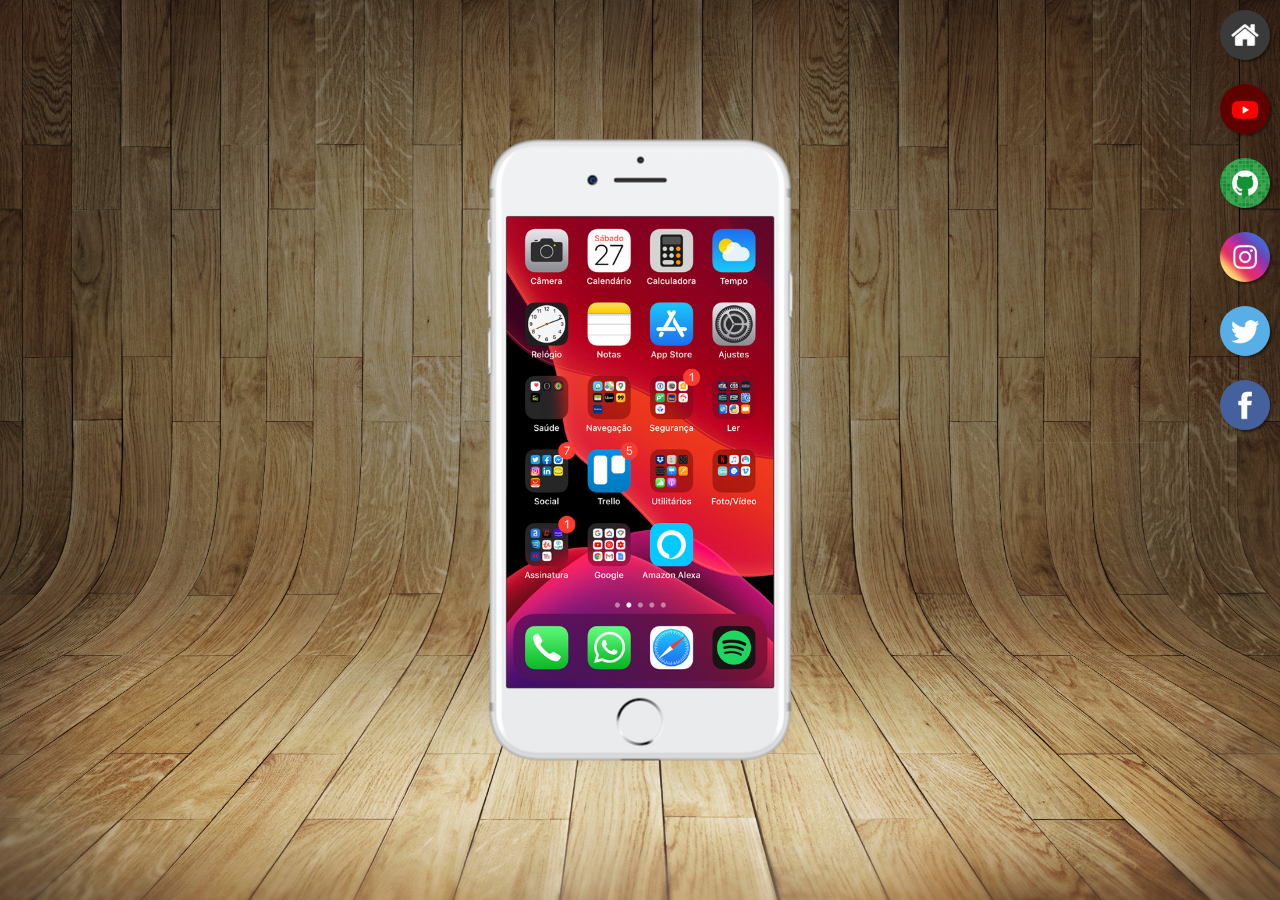
<file: index.html>
<!DOCTYPE html>
<html lang="pt-br">
<head>
    <meta charset="UTF-8">
    <meta http-equiv="X-UA-Compatible" content="IE=edge">
    <meta name="viewport" content="width=device-width, initial-scale=1.0">
    <link rel="stylesheet" href="estilo/style.css">
    <link rel="shortcut icon" href="favicon.ico" type="image/x-icon">
    <title>Projeto Redes Sociais</title>
</head>
<body>
    <main>
        <section id="telefone">
            <iframe src="home.html" frameborder="0" name="tela" id="tela">
                seu navegador não é compativel com isso.
            </iframe>
            
        </section>

        <section id="redes-sociais">
            <a href="home.html" target="tela"><img src="imagens/logo-home.jpg" alt="home"></a> <br>
            <a href="youtube.html" target="tela"><img src="imagens/logo-youtube.jpg" alt="youtube"></a> <br>
            <a href="github.html" target="tela"><img src="imagens/logo-github.jpg" alt="github"></a> <br>
            <a href="instagram.html" target="tela"><img src="imagens/logo-instagram.jpg" alt="instagran"></a> <br>
            <a href="twitter.html" target="tela"><img src="imagens/logo-twitter.jpg" alt="twitter"></a> <br>
            <a href="facebook.html" target="tela"><img src="imagens/logo-facebook.jpg" alt="facebook"></a>

        </section>
    </main>  
</body>
</html>
</file>
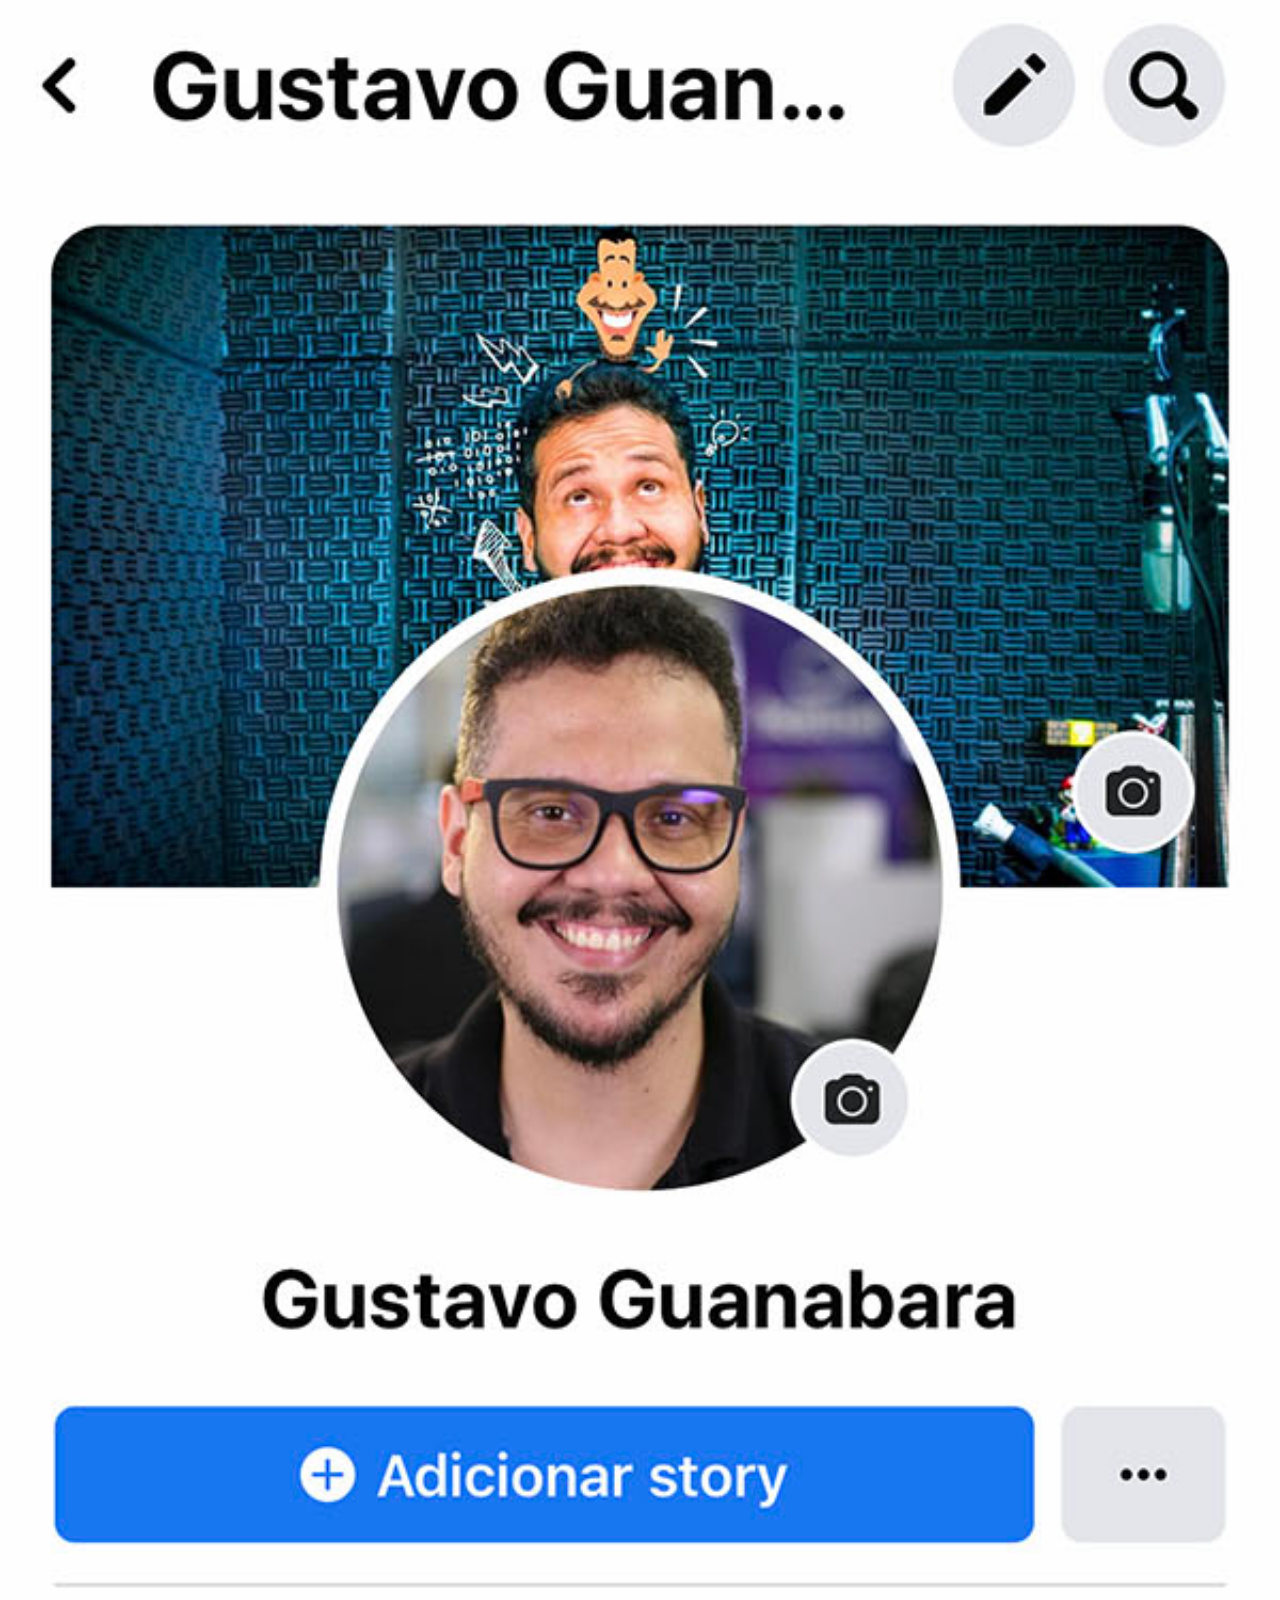
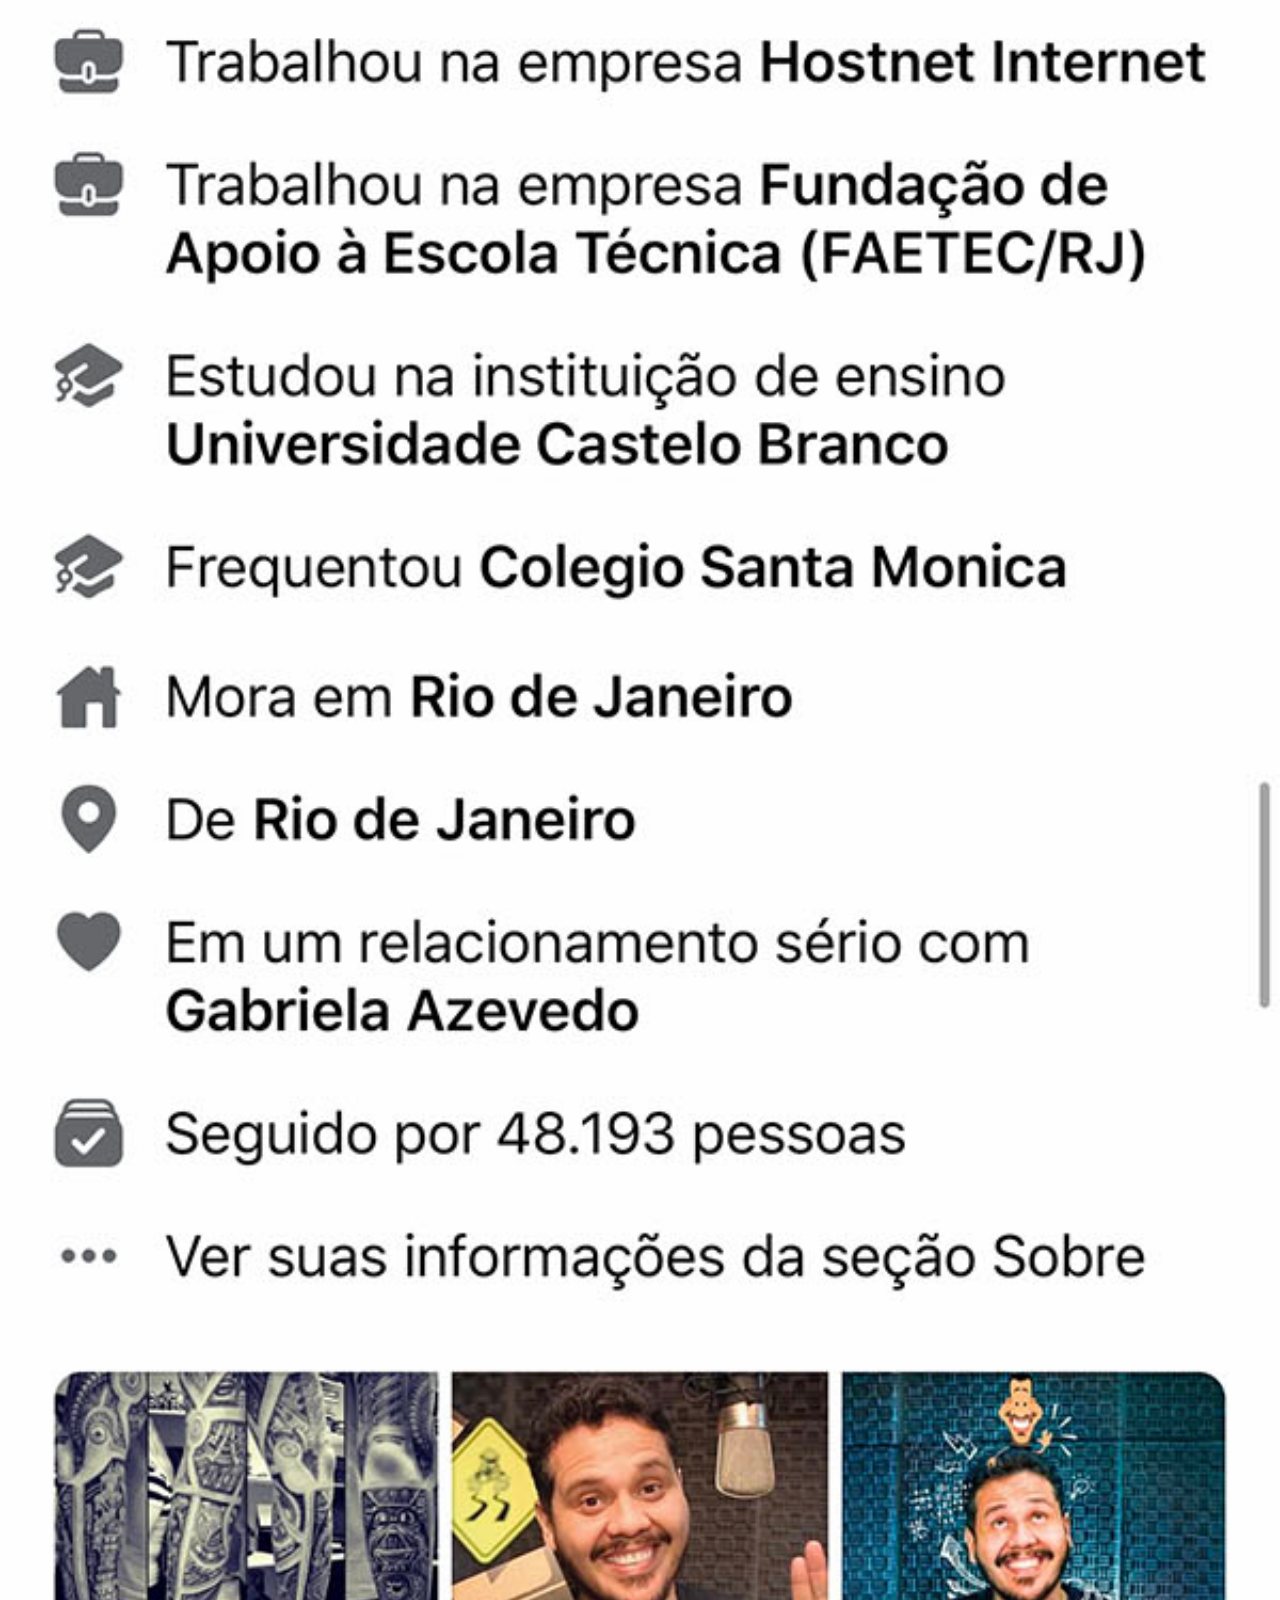
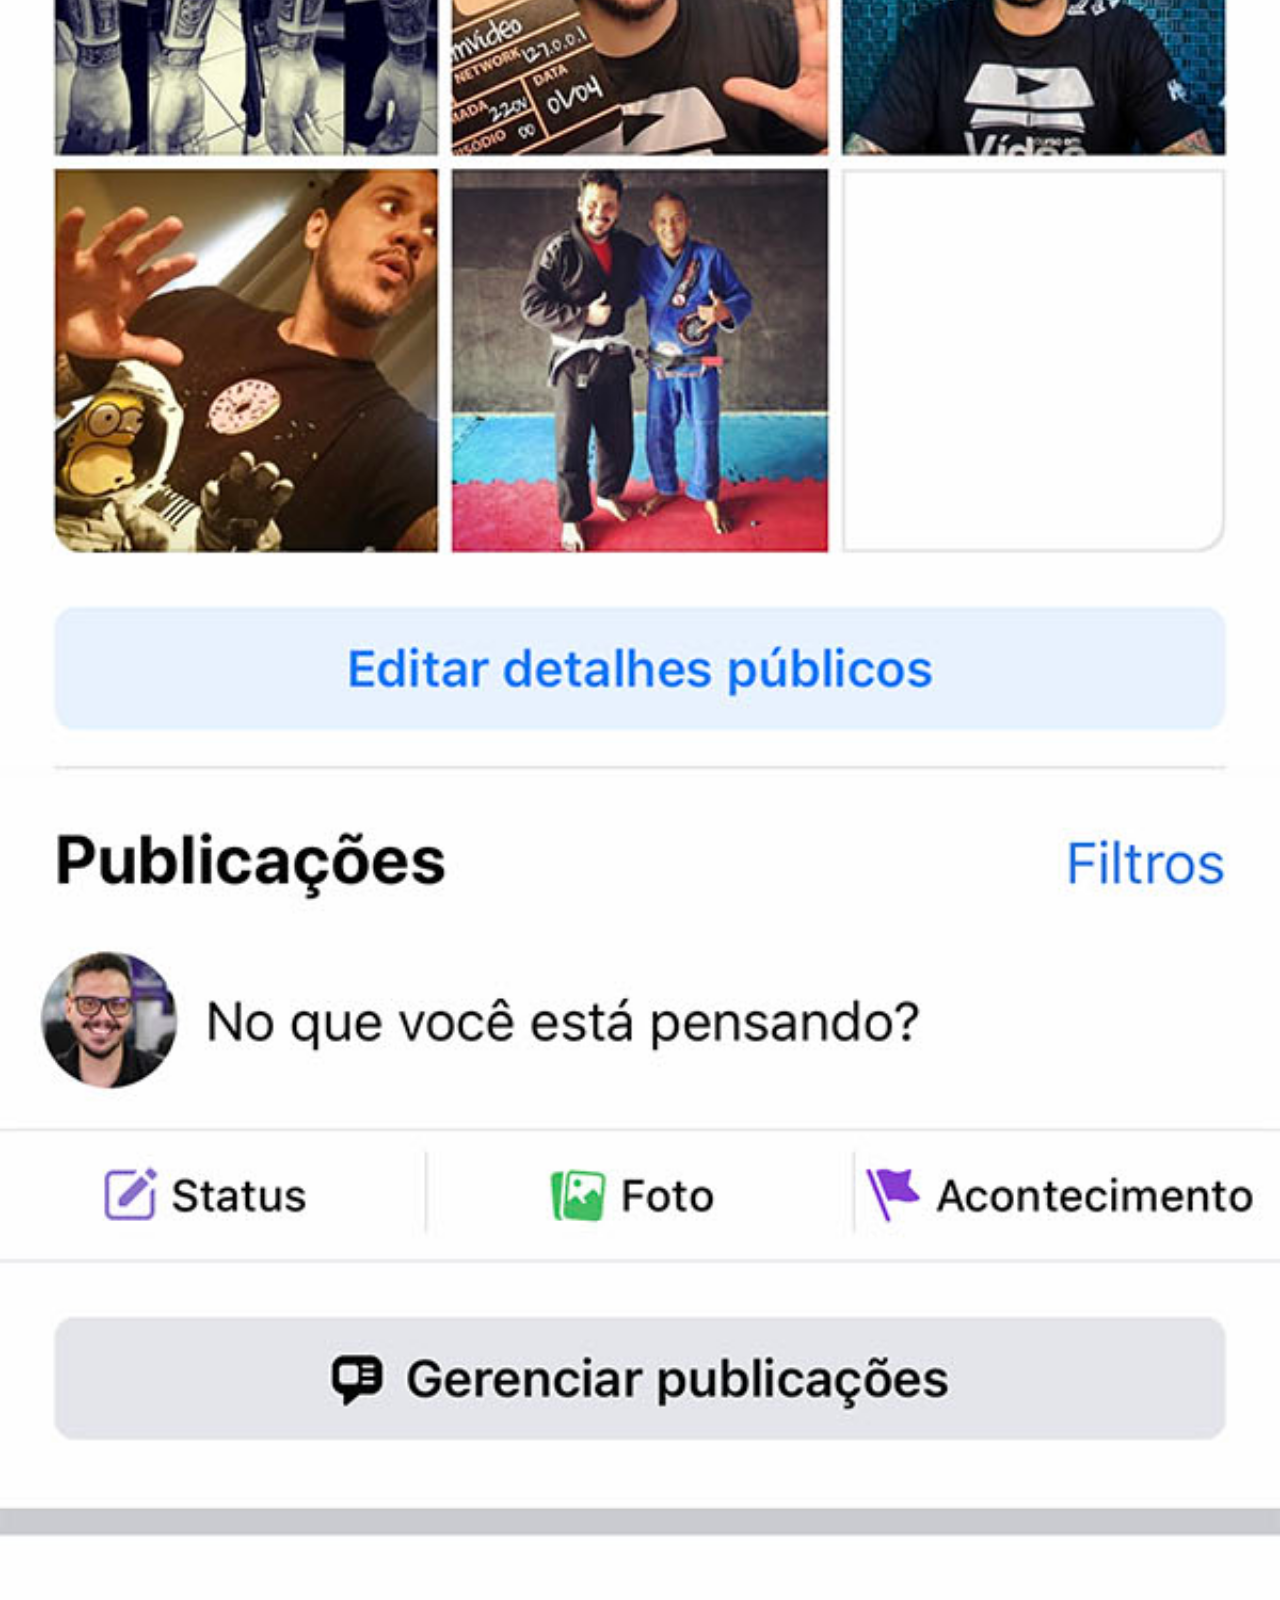
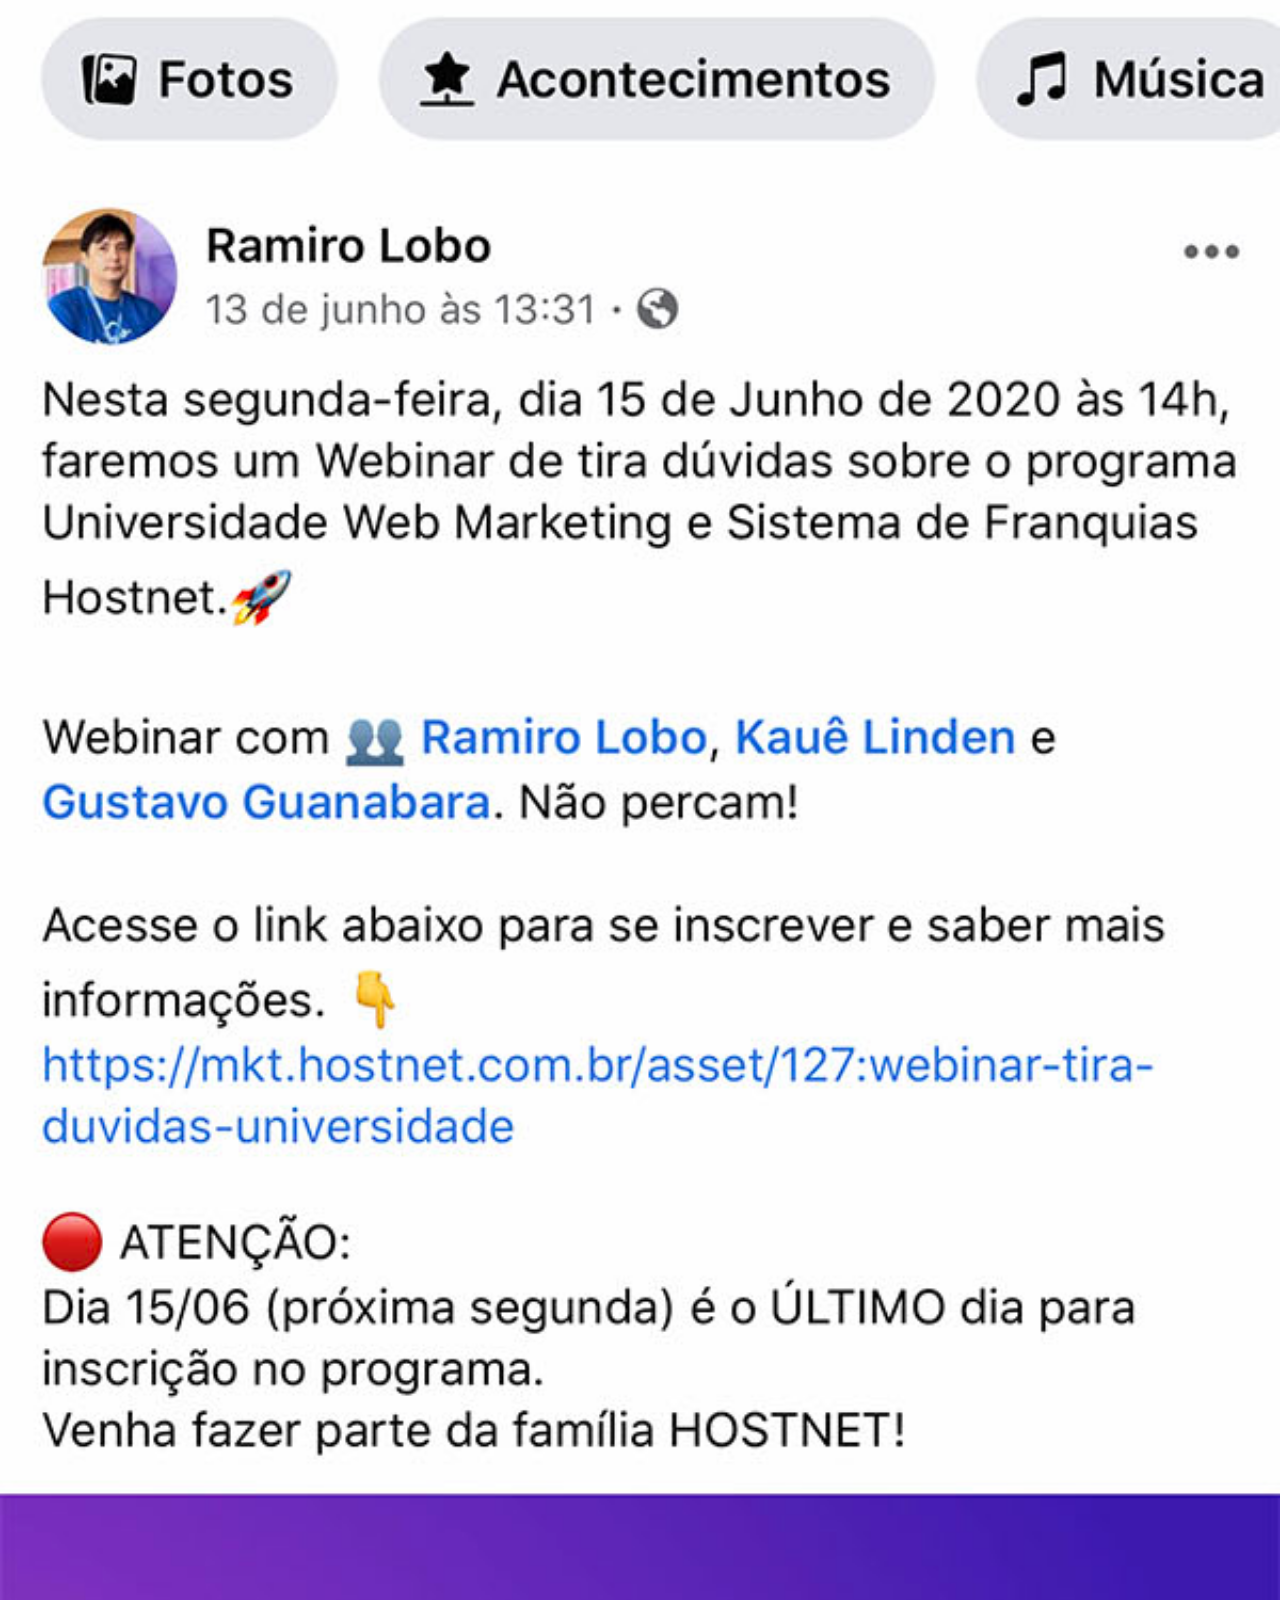
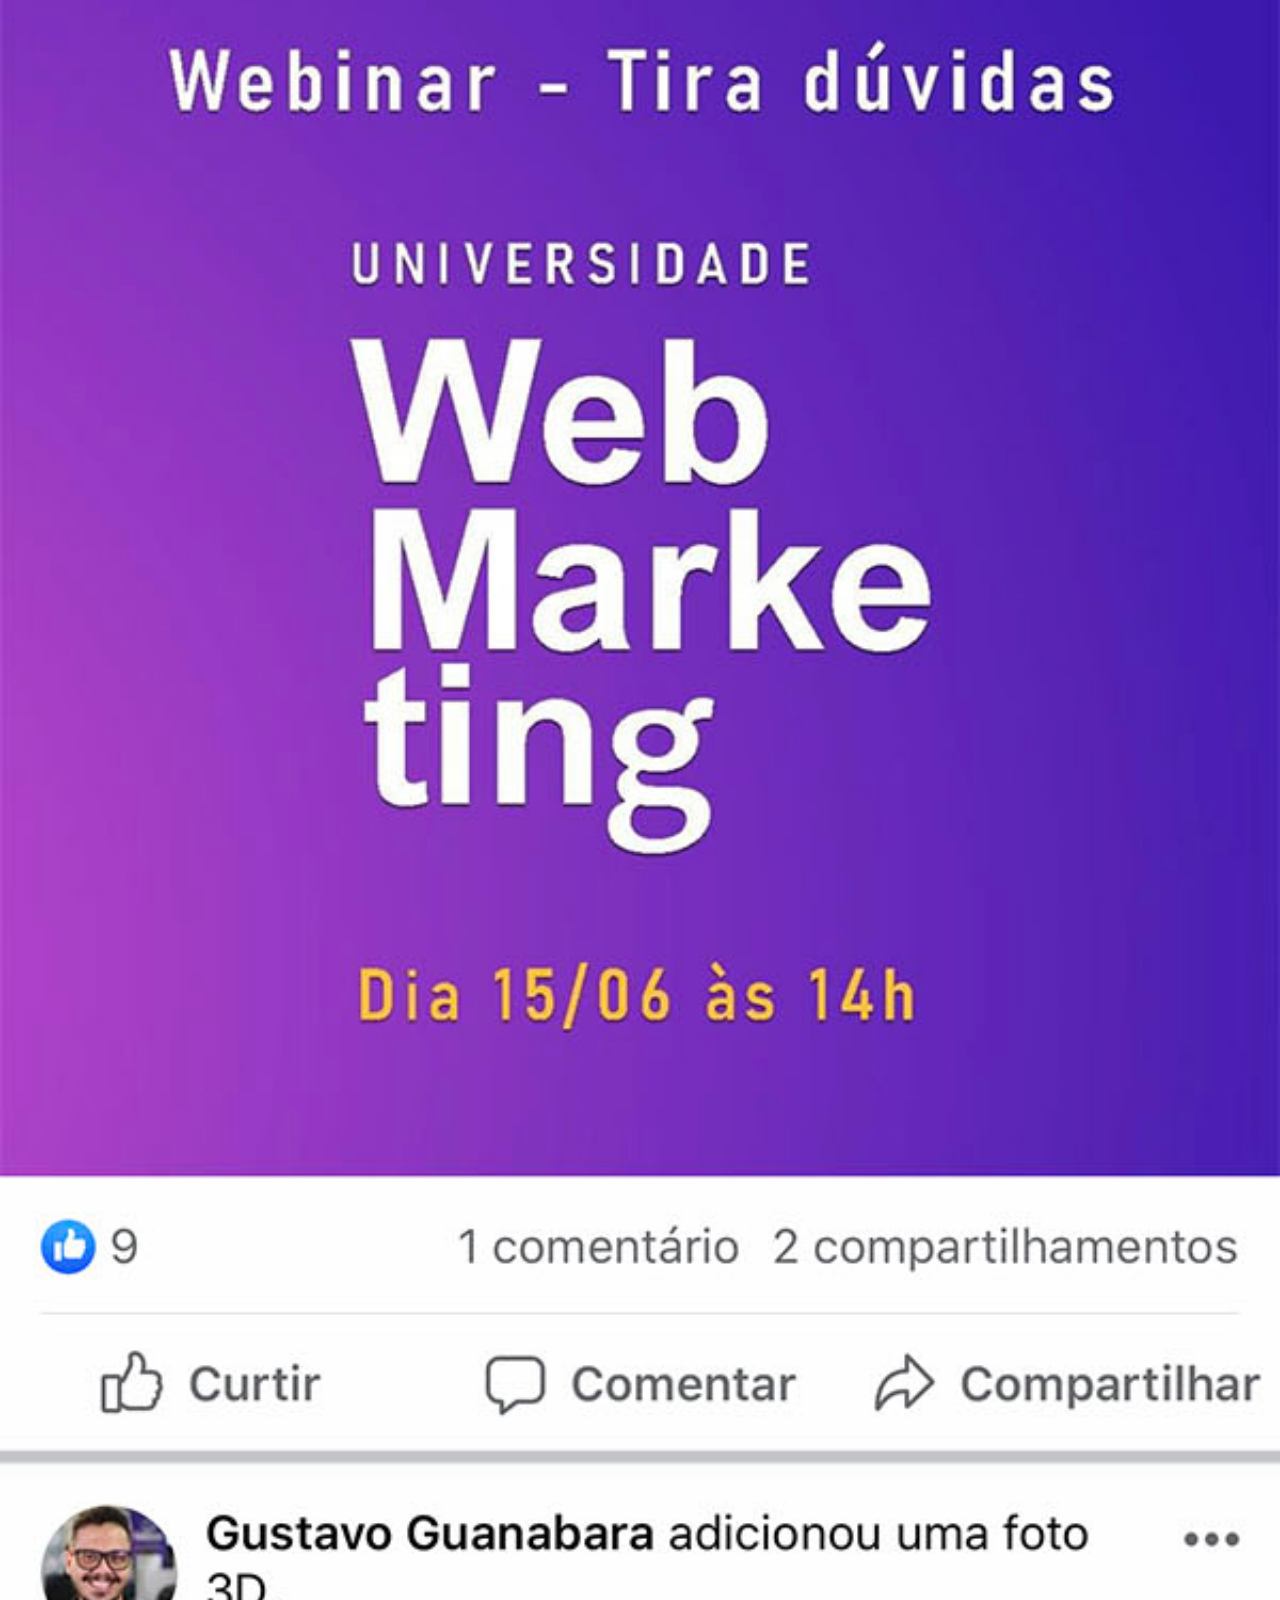
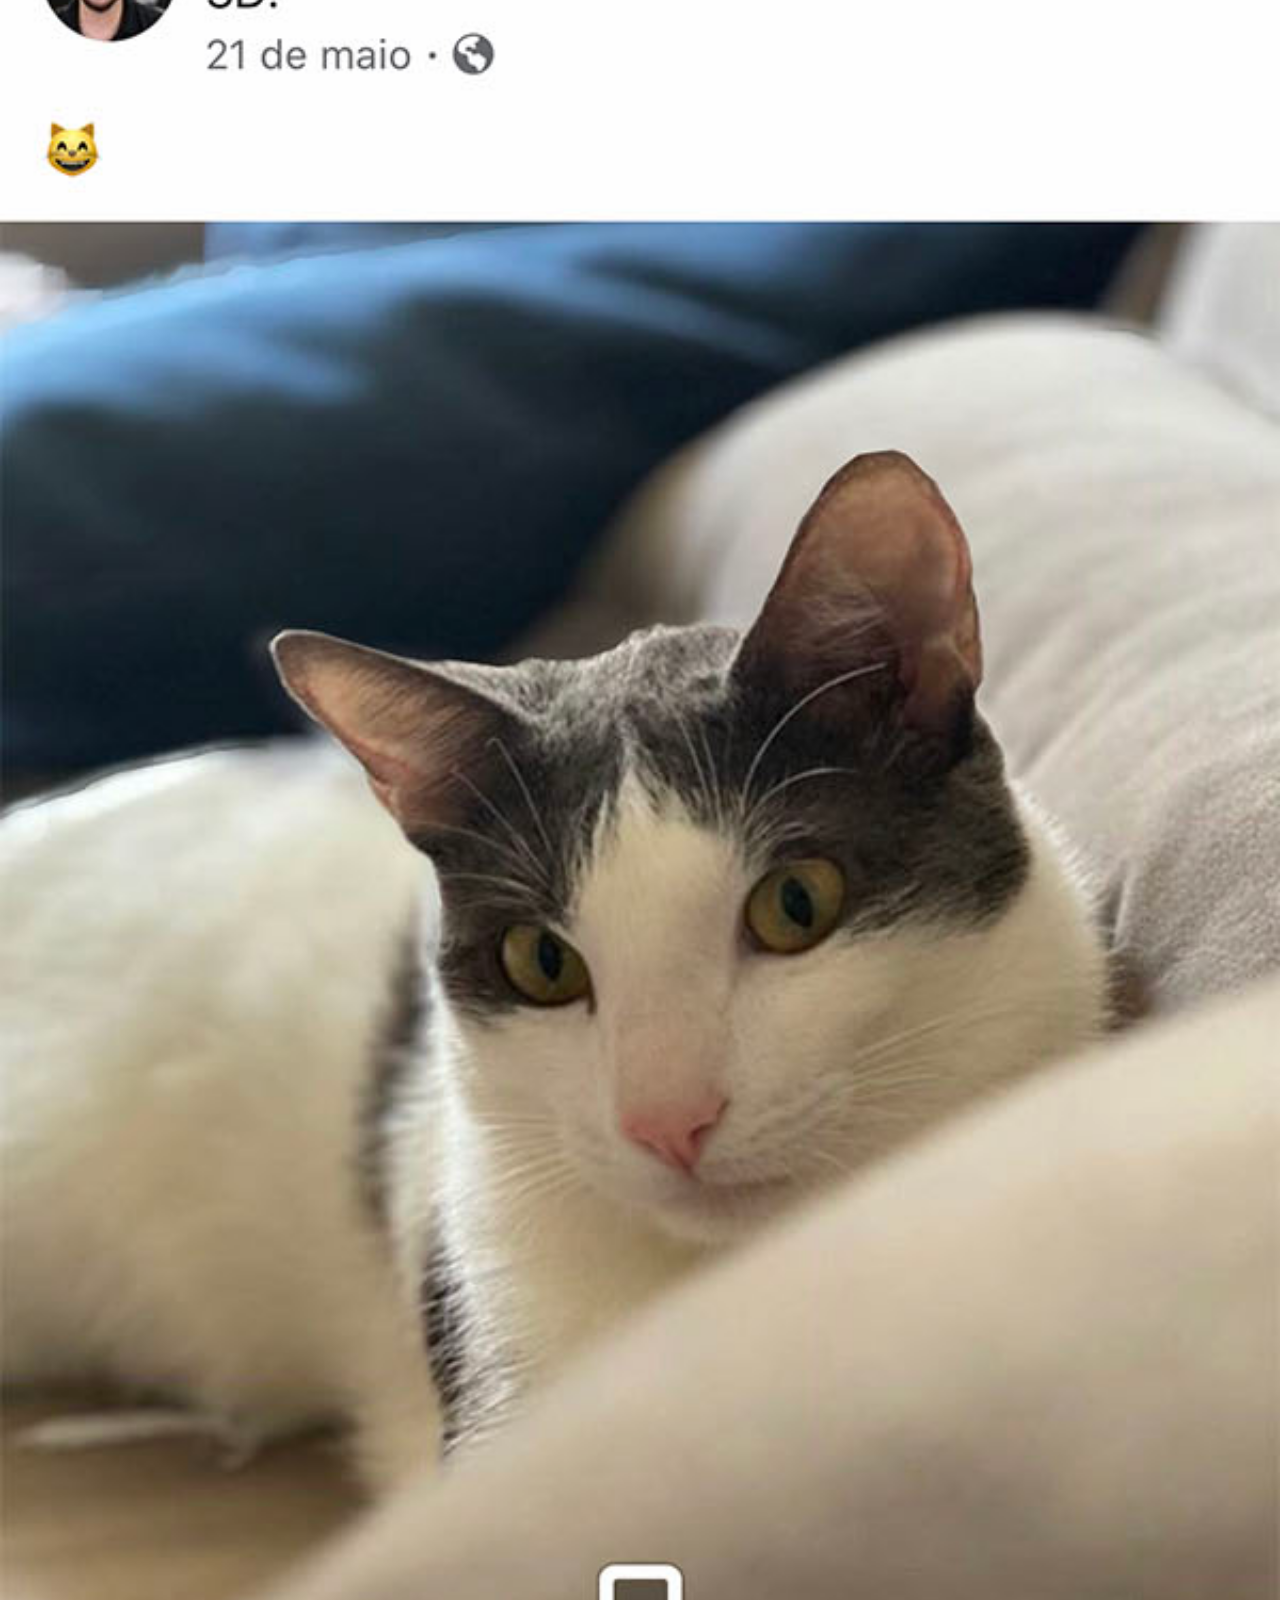
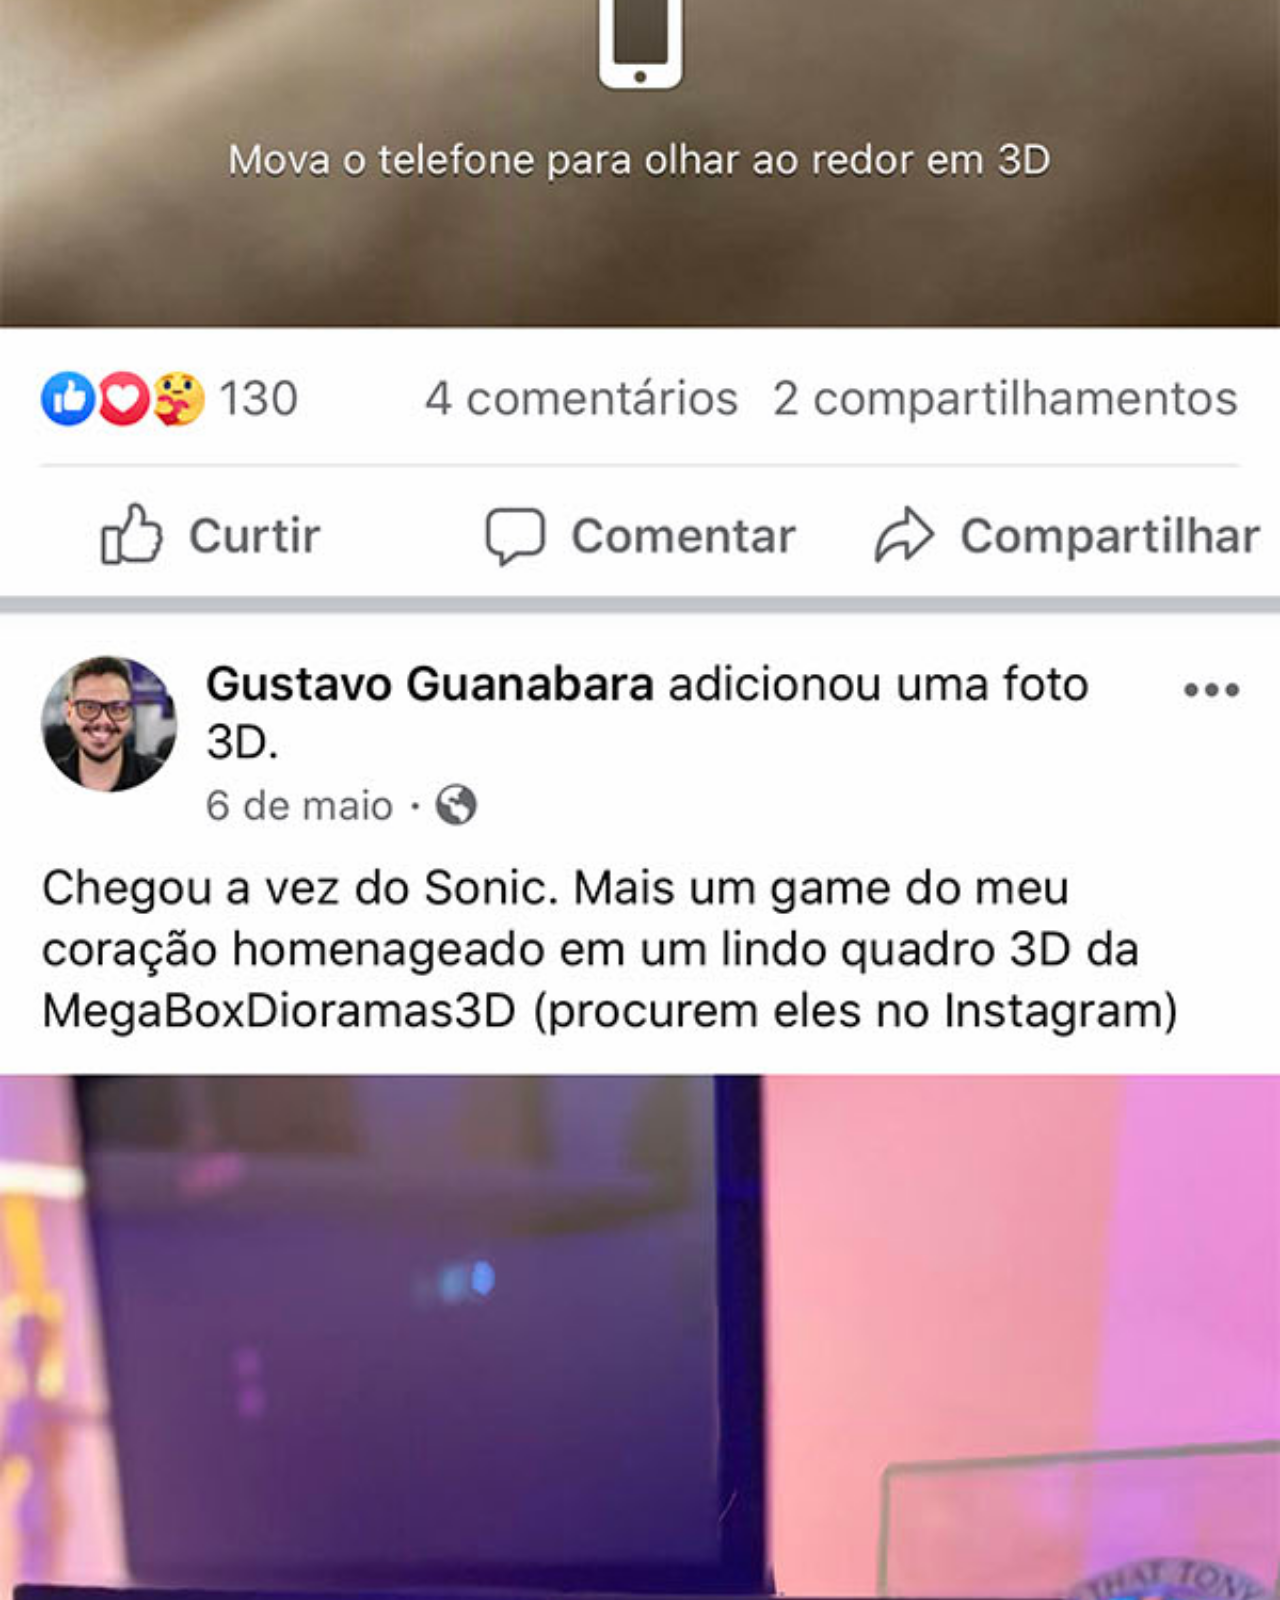
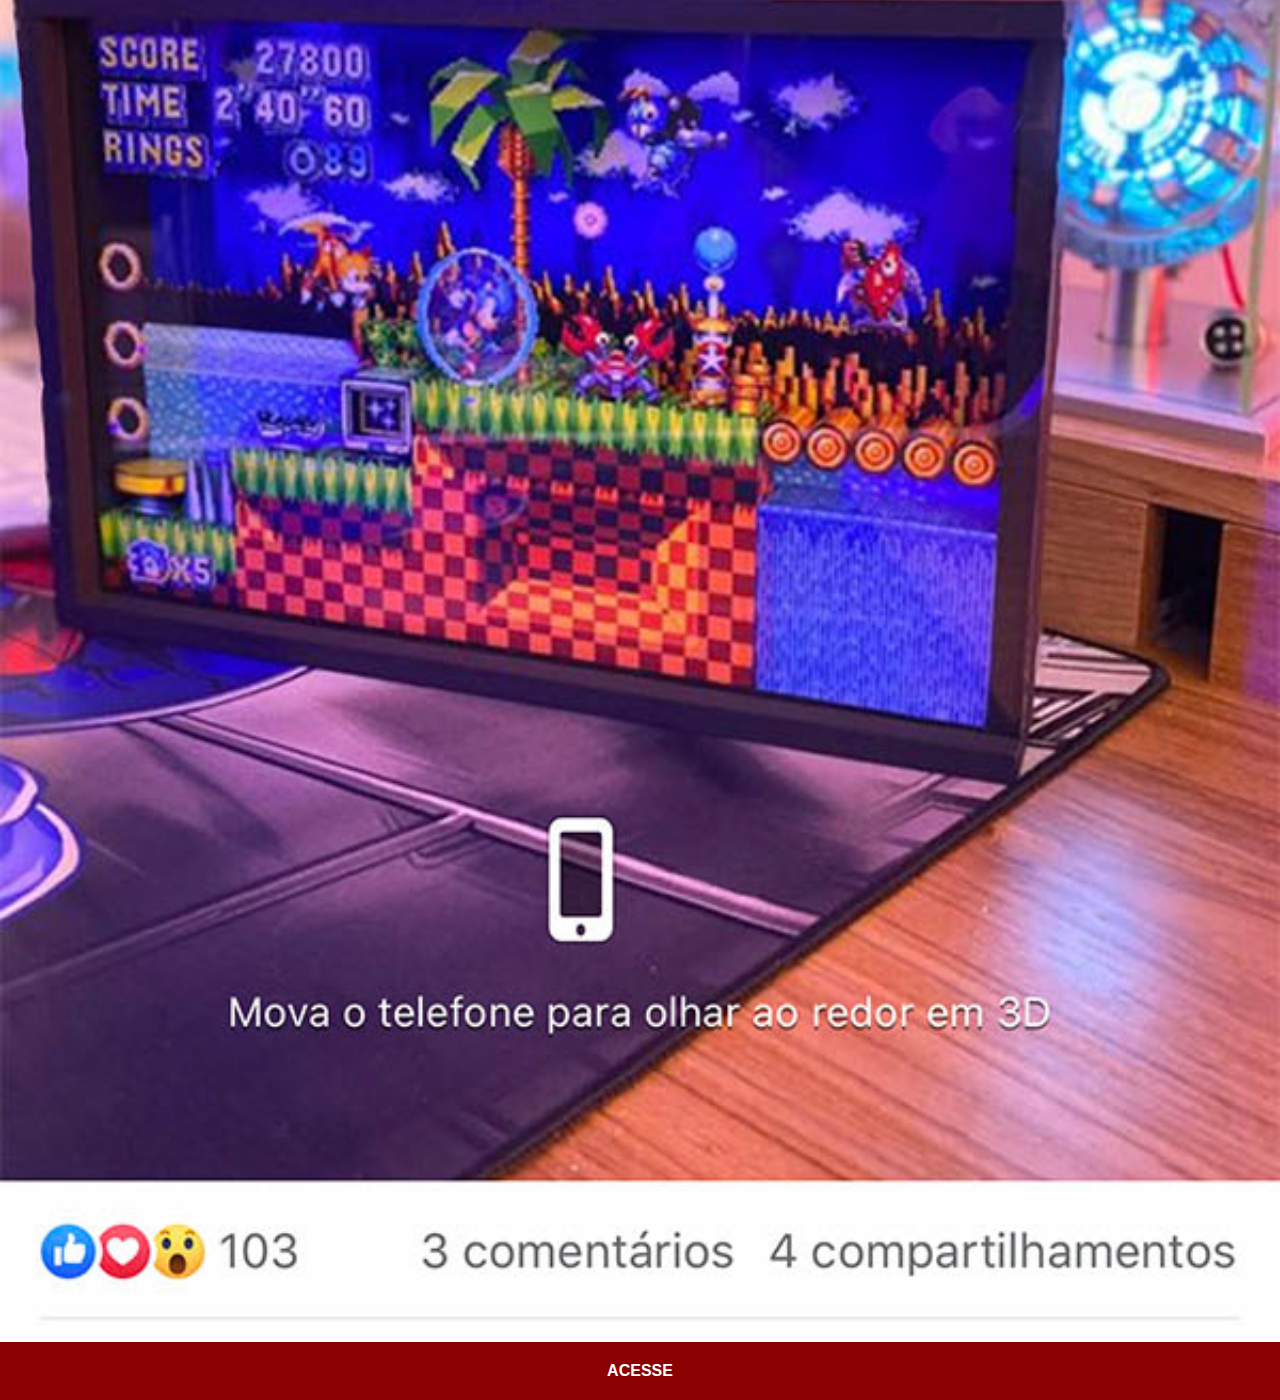
<file: facebook.html>
<!DOCTYPE html>
<html lang="pt-br">
<head>
    <meta charset="UTF-8">
    <meta http-equiv="X-UA-Compatible" content="IE=edge">
    <meta name="viewport" content="width=device-width, initial-scale=1.0">
    <link rel="stylesheet" href="estilo/social.css">
    <title>Facebook</title>
</head>
<body>
    <img src="imagens/tela-facebook.jpg" alt="Twitter">
    <a href="https://www.facebook.com/gustavoguanabara/?locale=pt_BR" target="_blank">ACESSE</a>
</body>
</html>
</file>
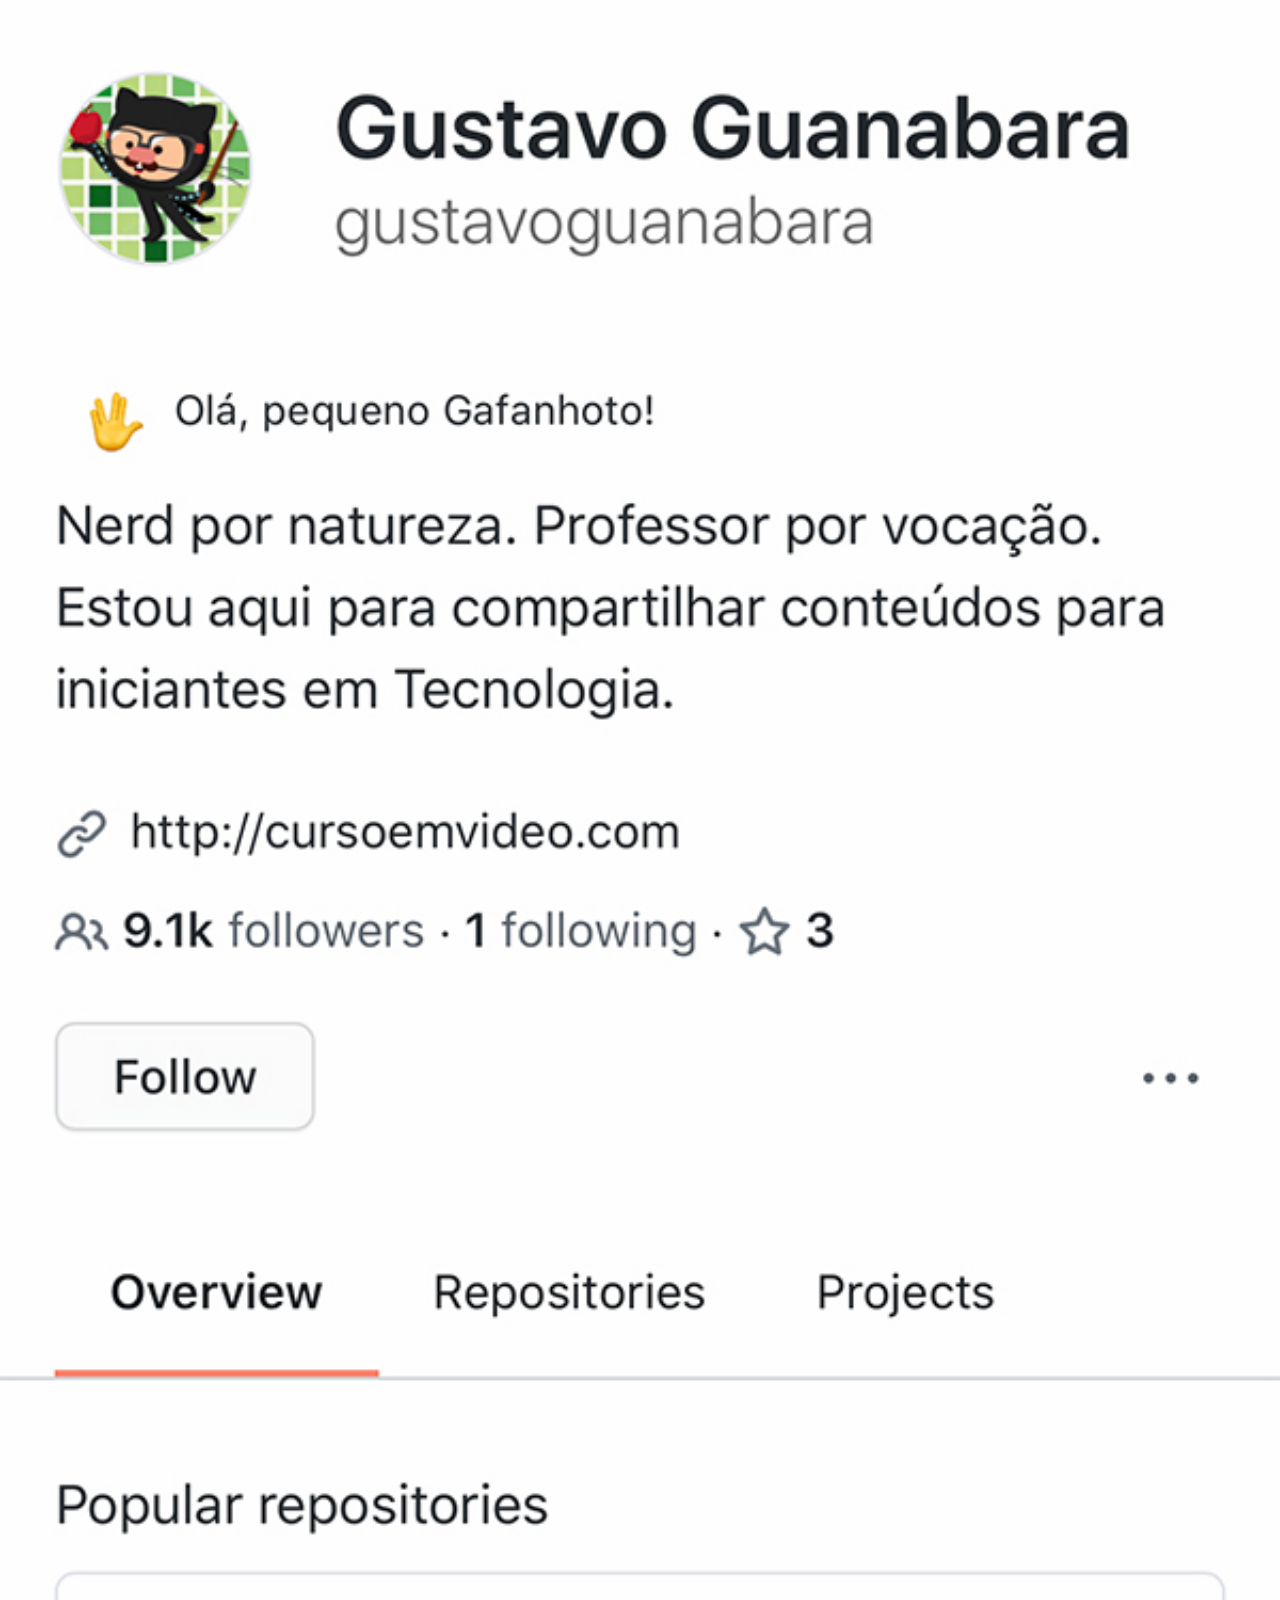
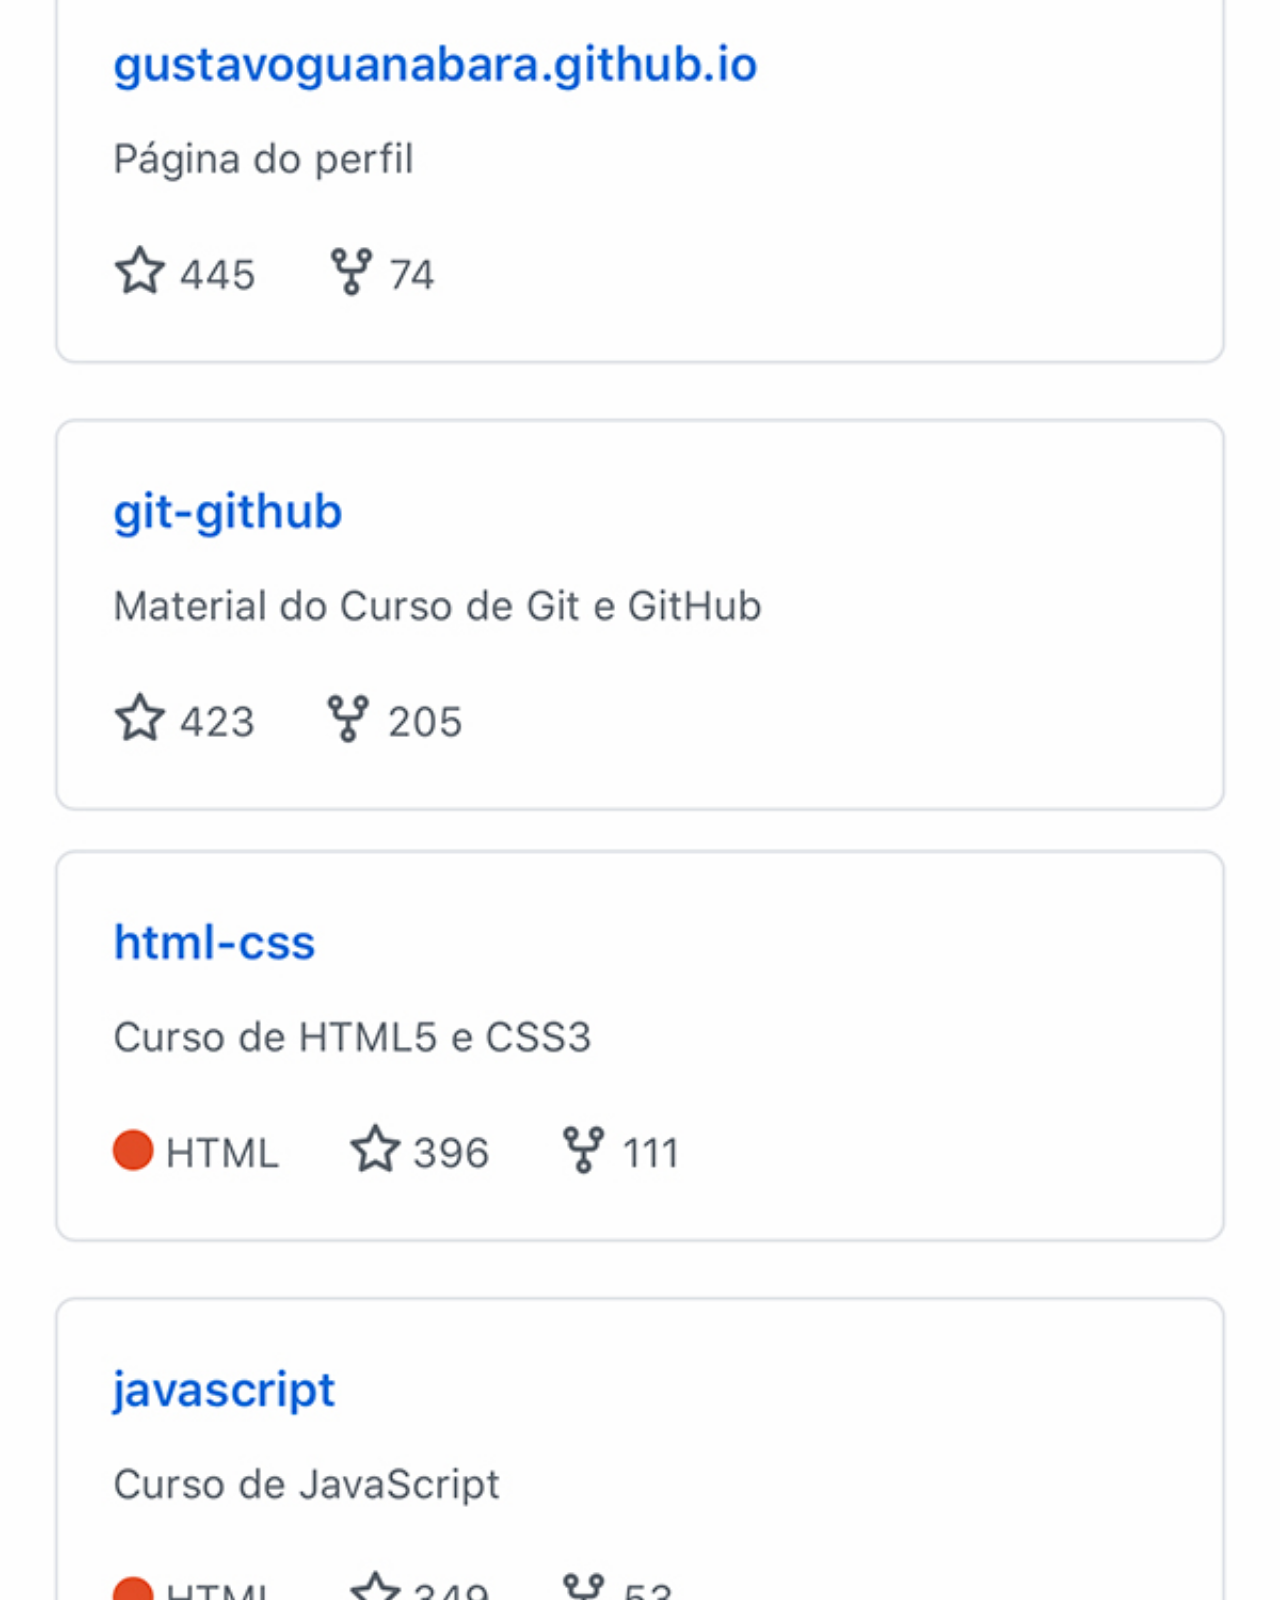
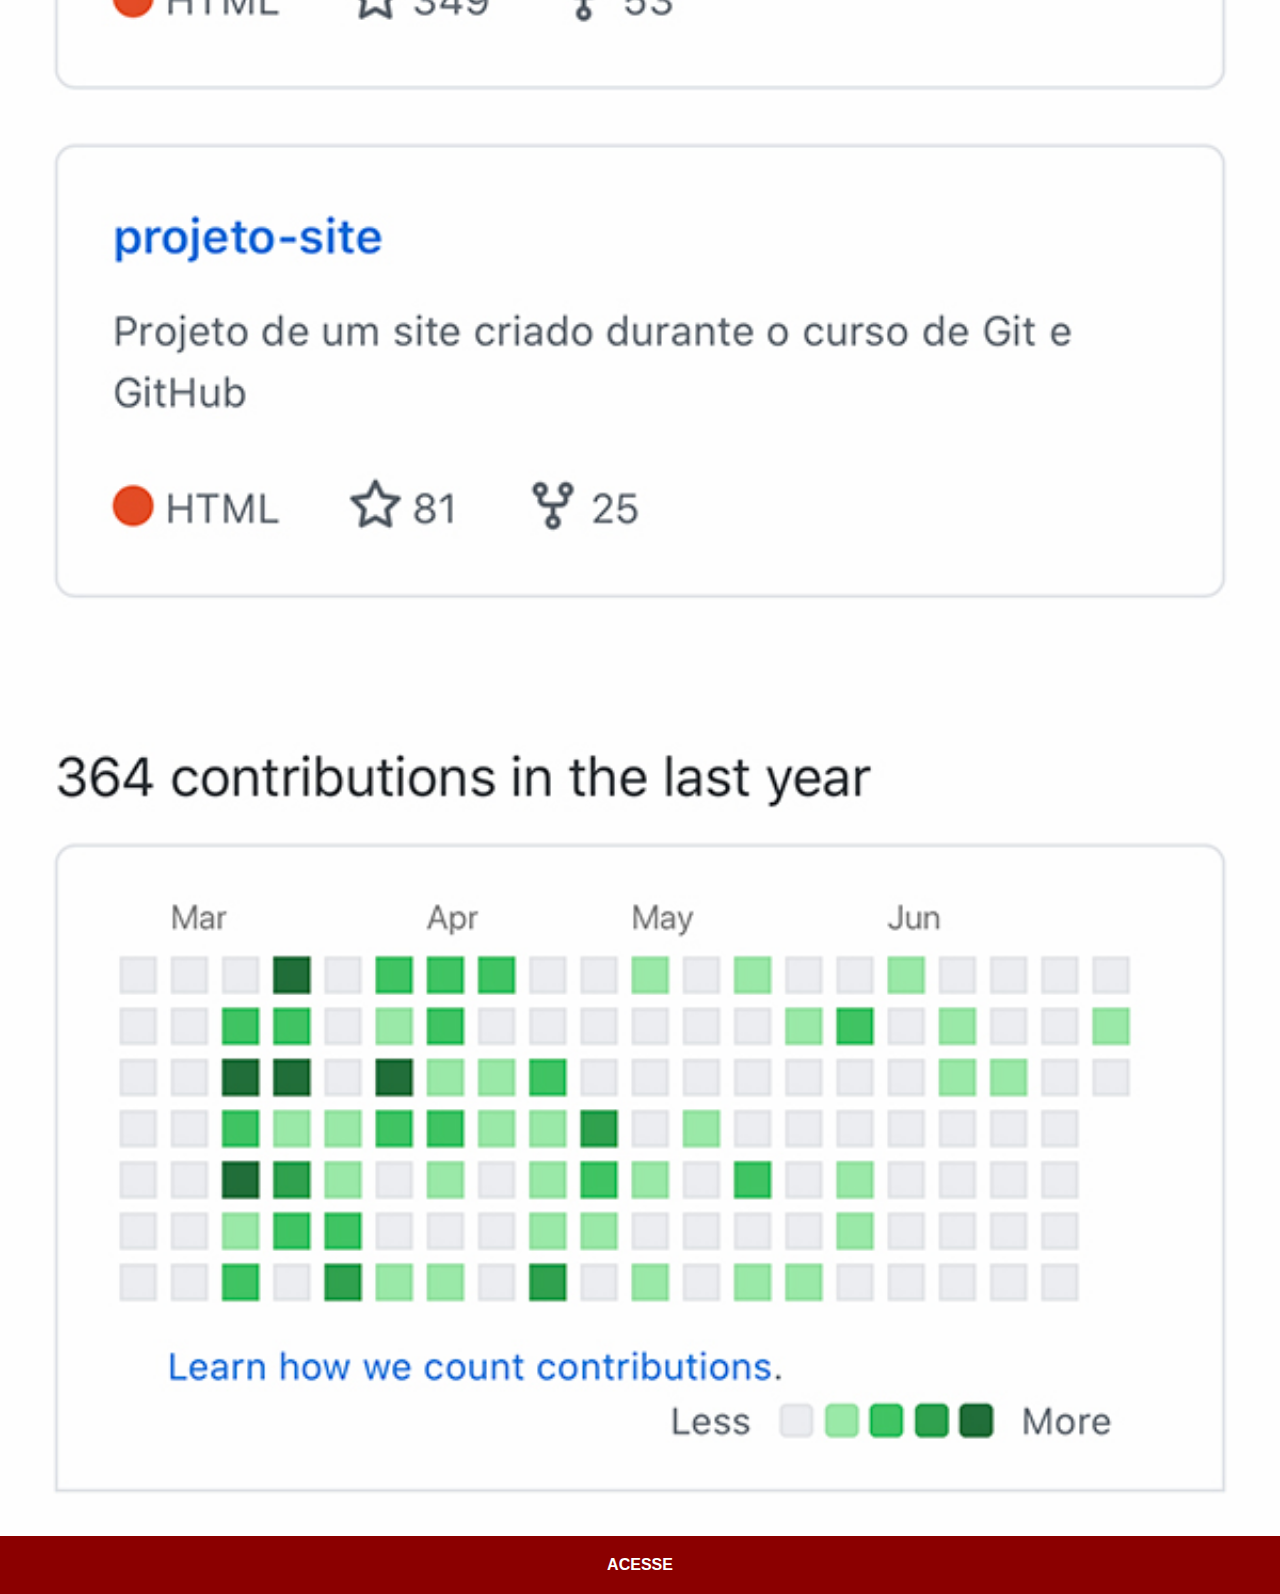
<file: github.html>
<!DOCTYPE html>
<html lang="pt-br">
<head>
    <meta charset="UTF-8">
    <meta http-equiv="X-UA-Compatible" content="IE=edge">
    <meta name="viewport" content="width=device-width, initial-scale=1.0">
    <link rel="stylesheet" href="estilo/social.css">
    <title>GitHub</title>
</head>
<body>
    <img src="imagens/tela-github.jpg" alt="GitHub">
    <a href="https://github.com/gustavoguanabara" target="_blank">ACESSE</a>
</body>
</html>
</file>
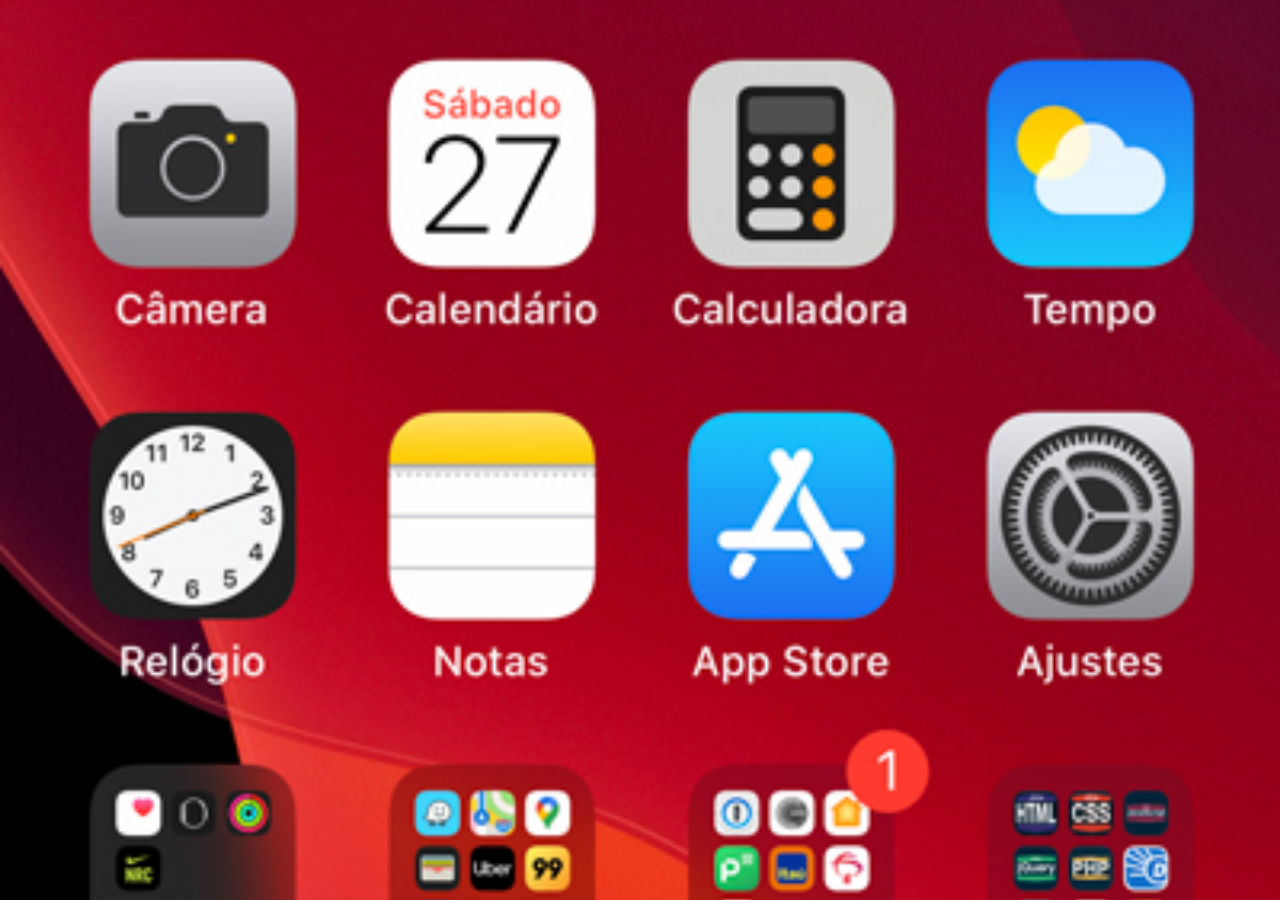
<file: home.html>
<!DOCTYPE html>
<html lang="pt-br">
<head>
    <meta charset="UTF-8">
    <meta http-equiv="X-UA-Compatible" content="IE=edge">
    <meta name="viewport" content="width=device-width, initial-scale=1.0">
    <title>Home</title>
    <style>
        *{
            margin: 0px;
            padding: 0px;
        }

        body{
            height: 100vh;
            width: 100vw;
            background: black url('imagens/tela-home.jpg') no-repeat top center;
            background-size: cover;
        }
    </style>
</head>
<body>
    
</body>
</html>
</file>
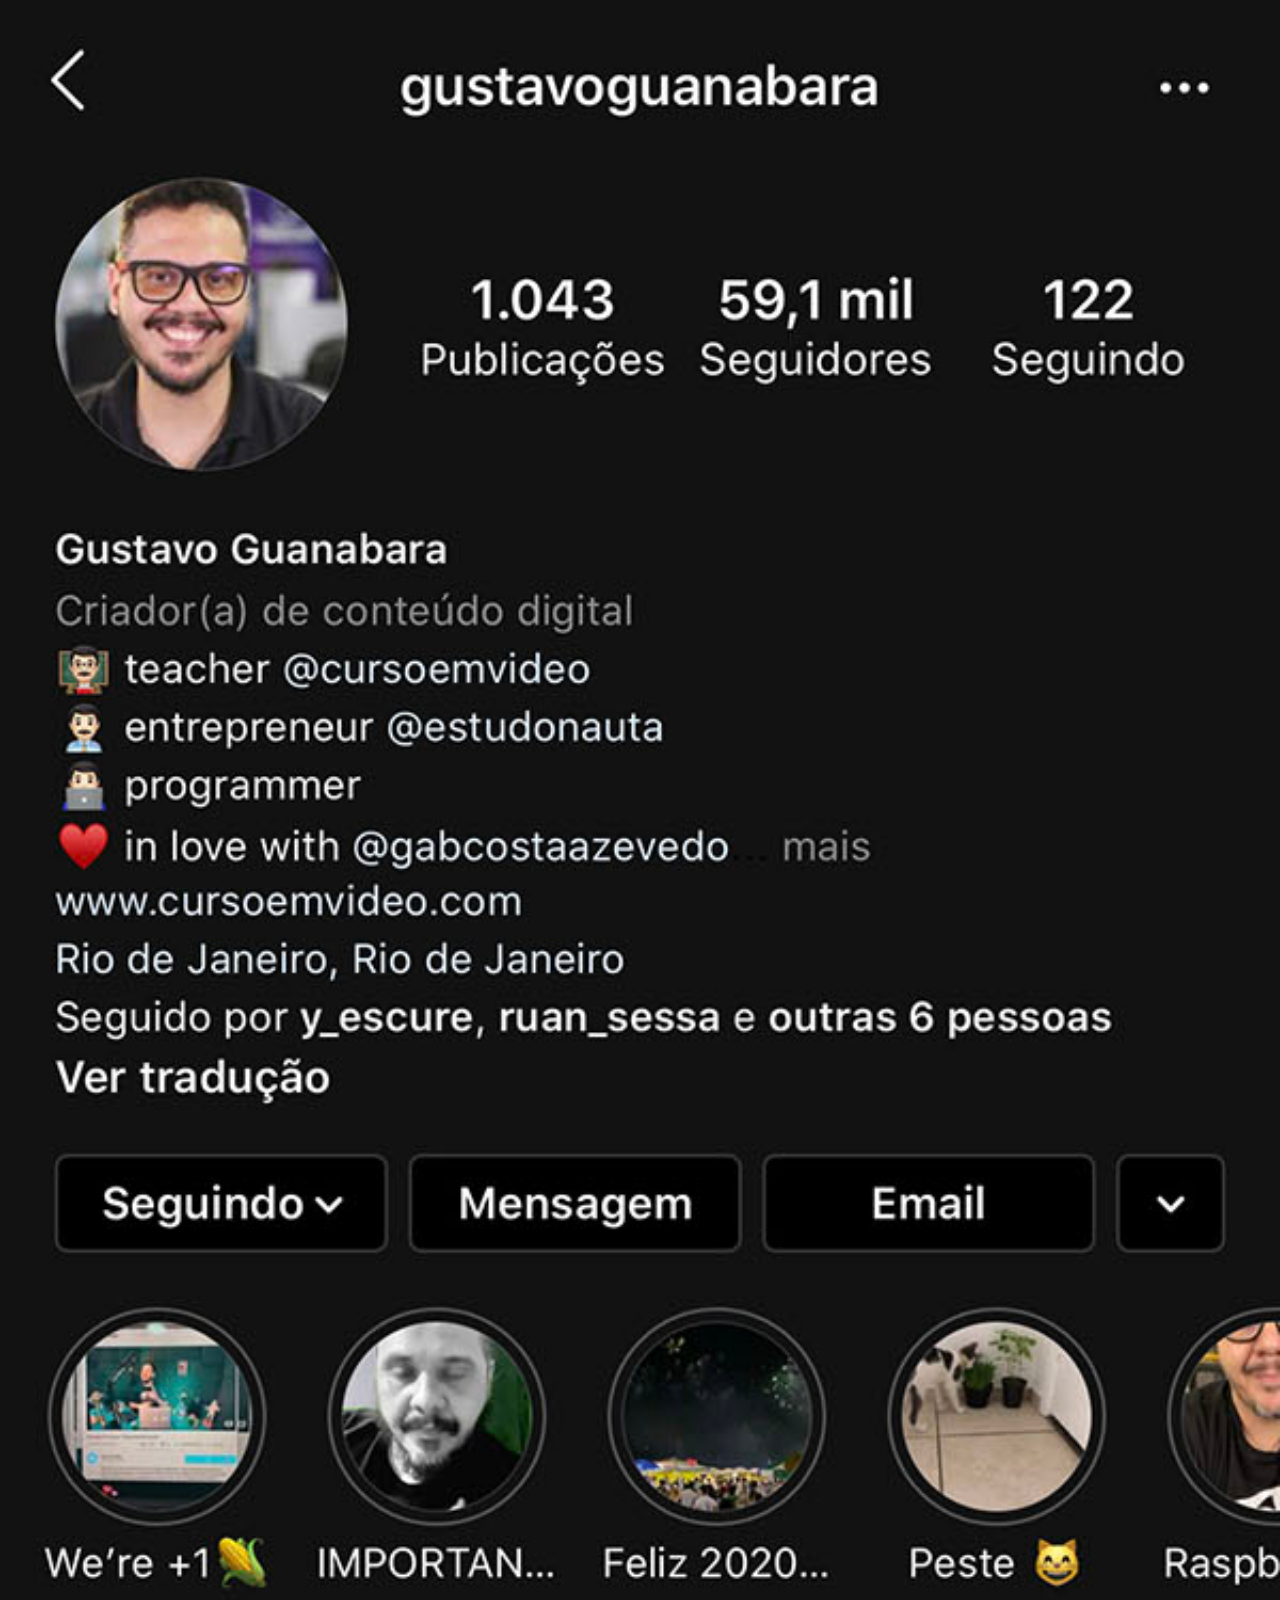
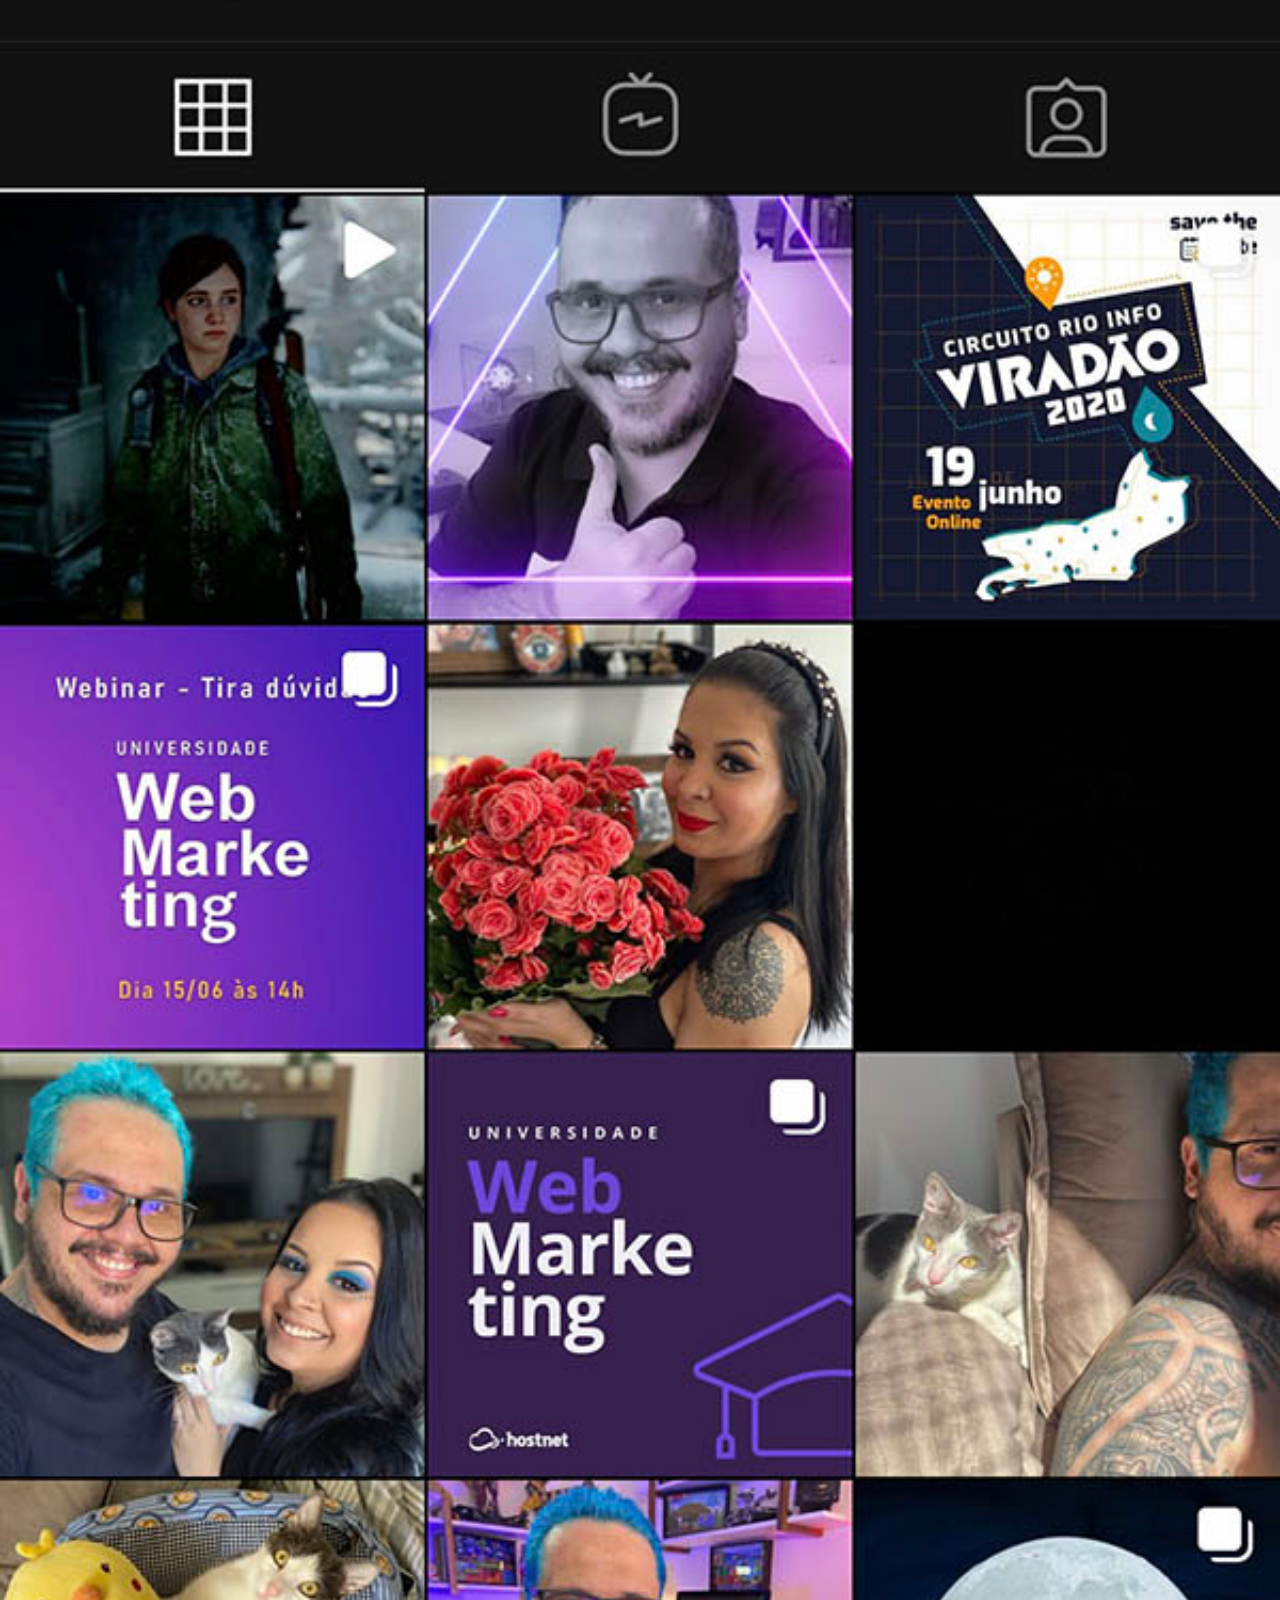
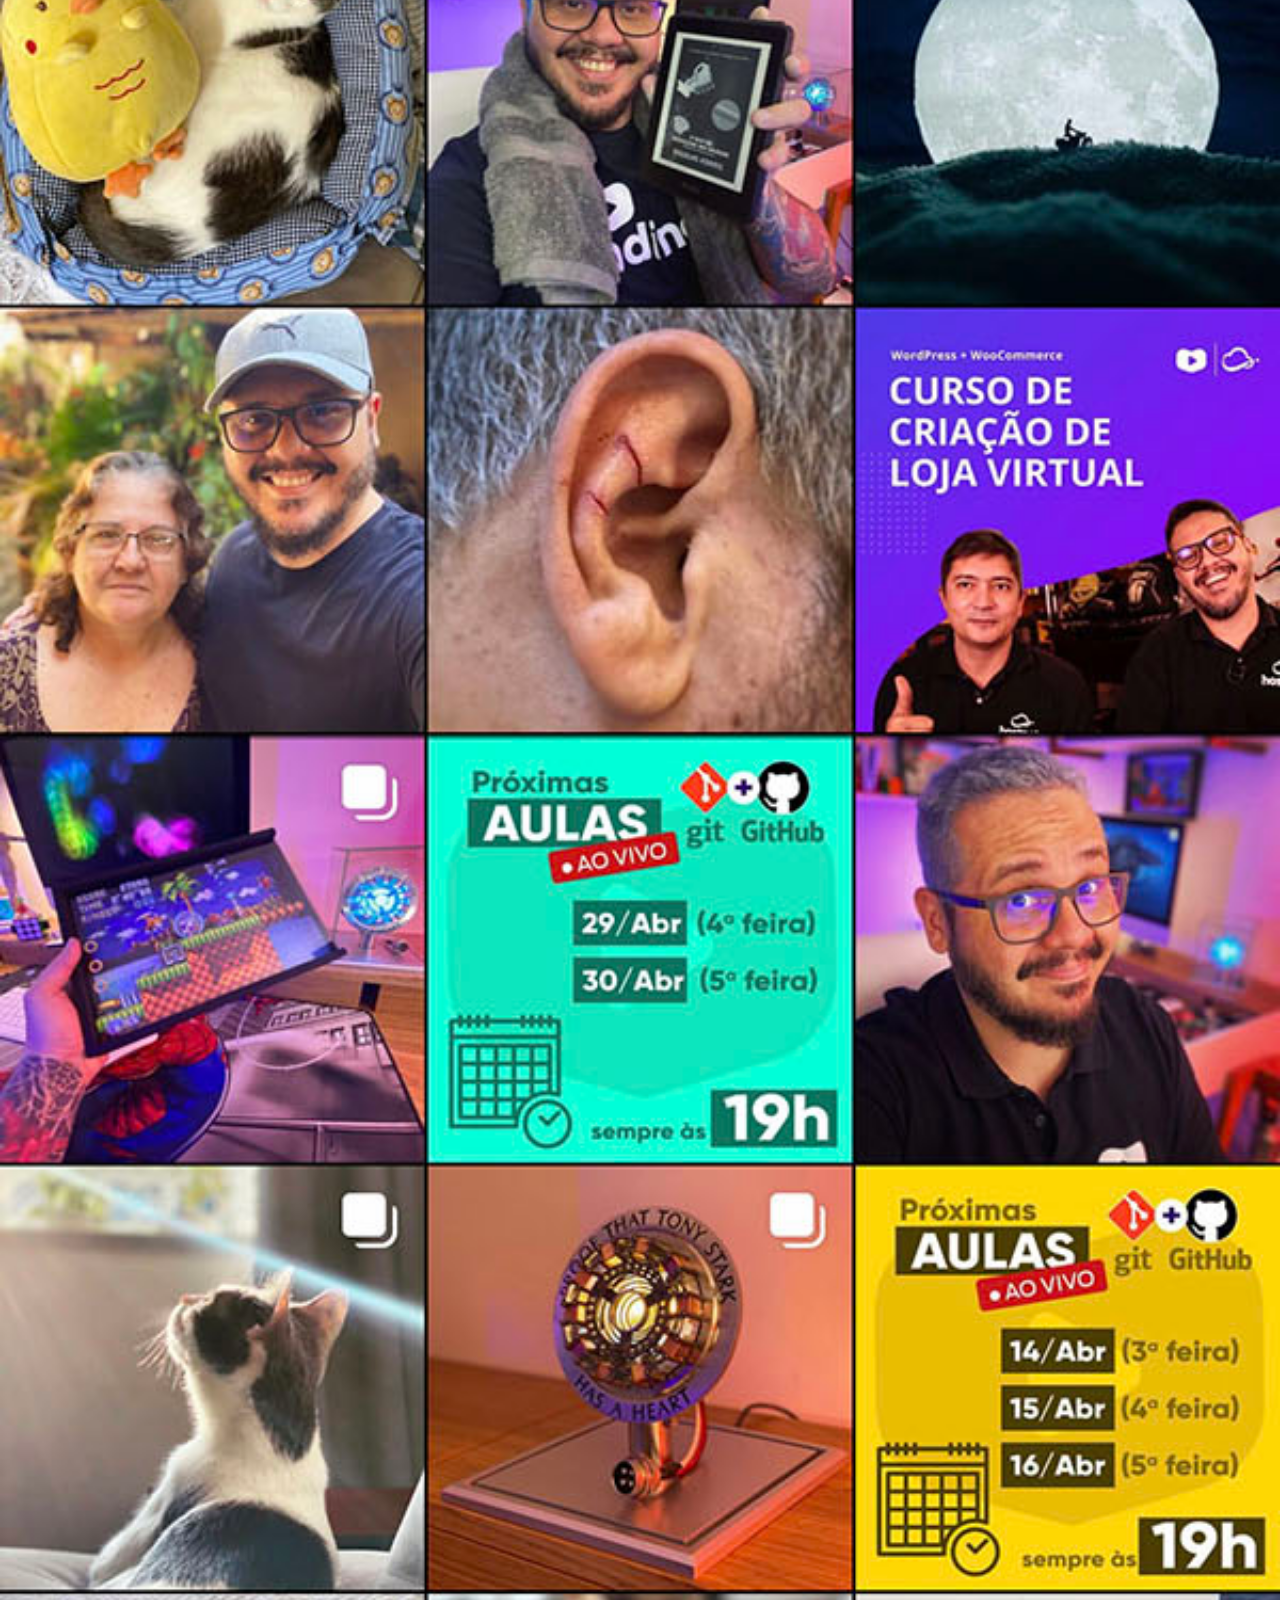
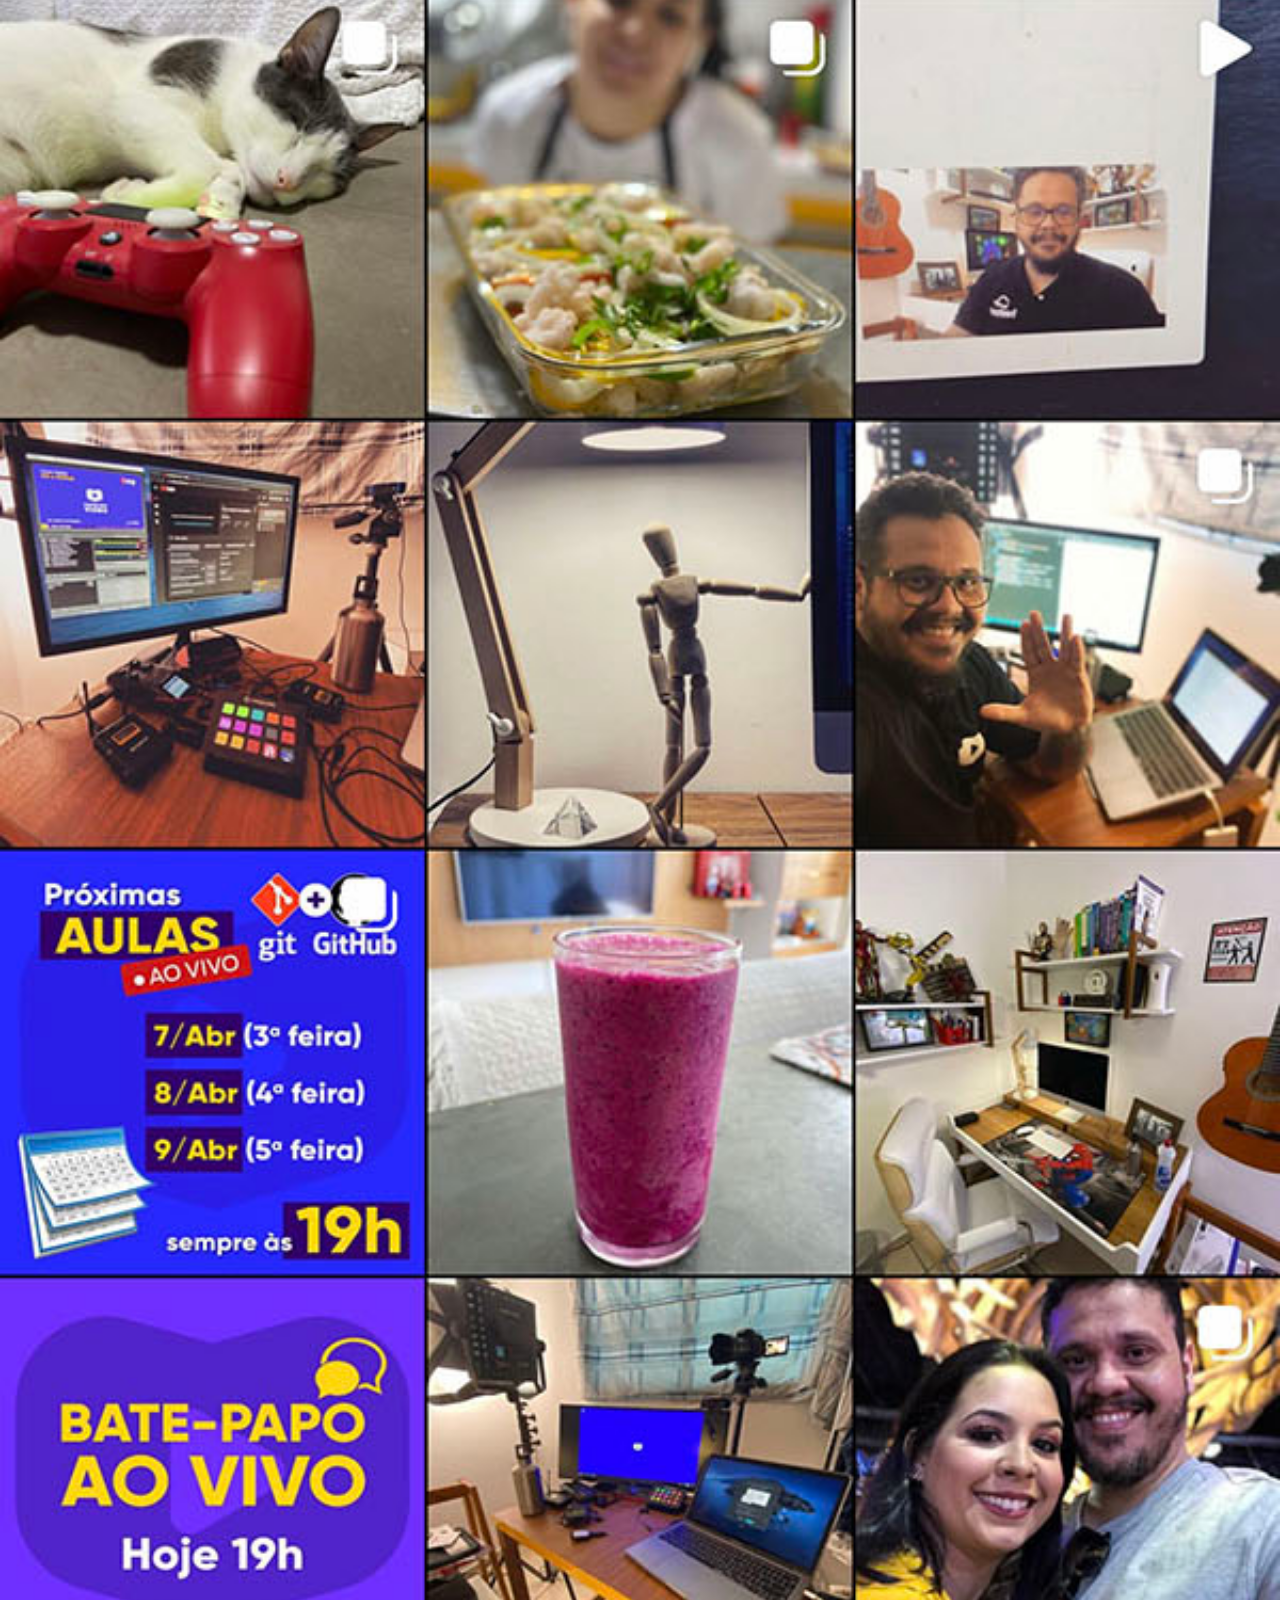
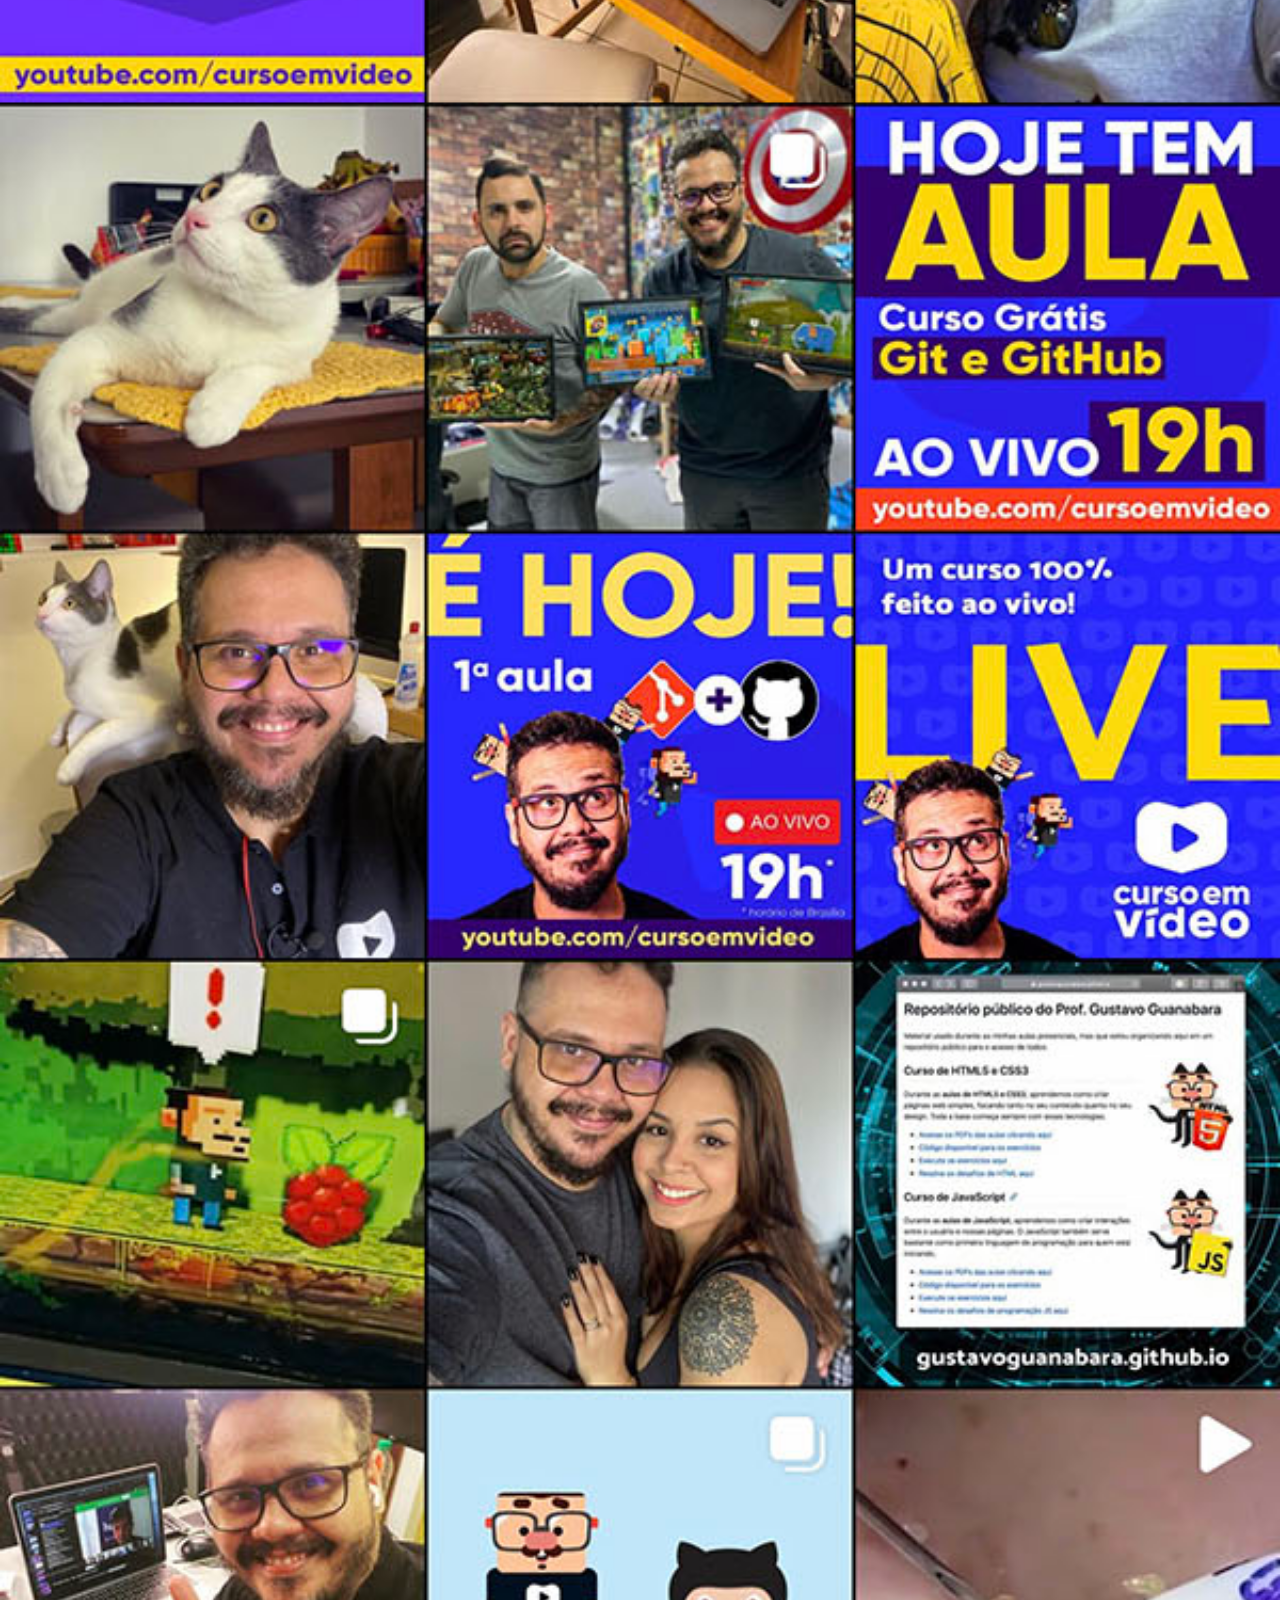
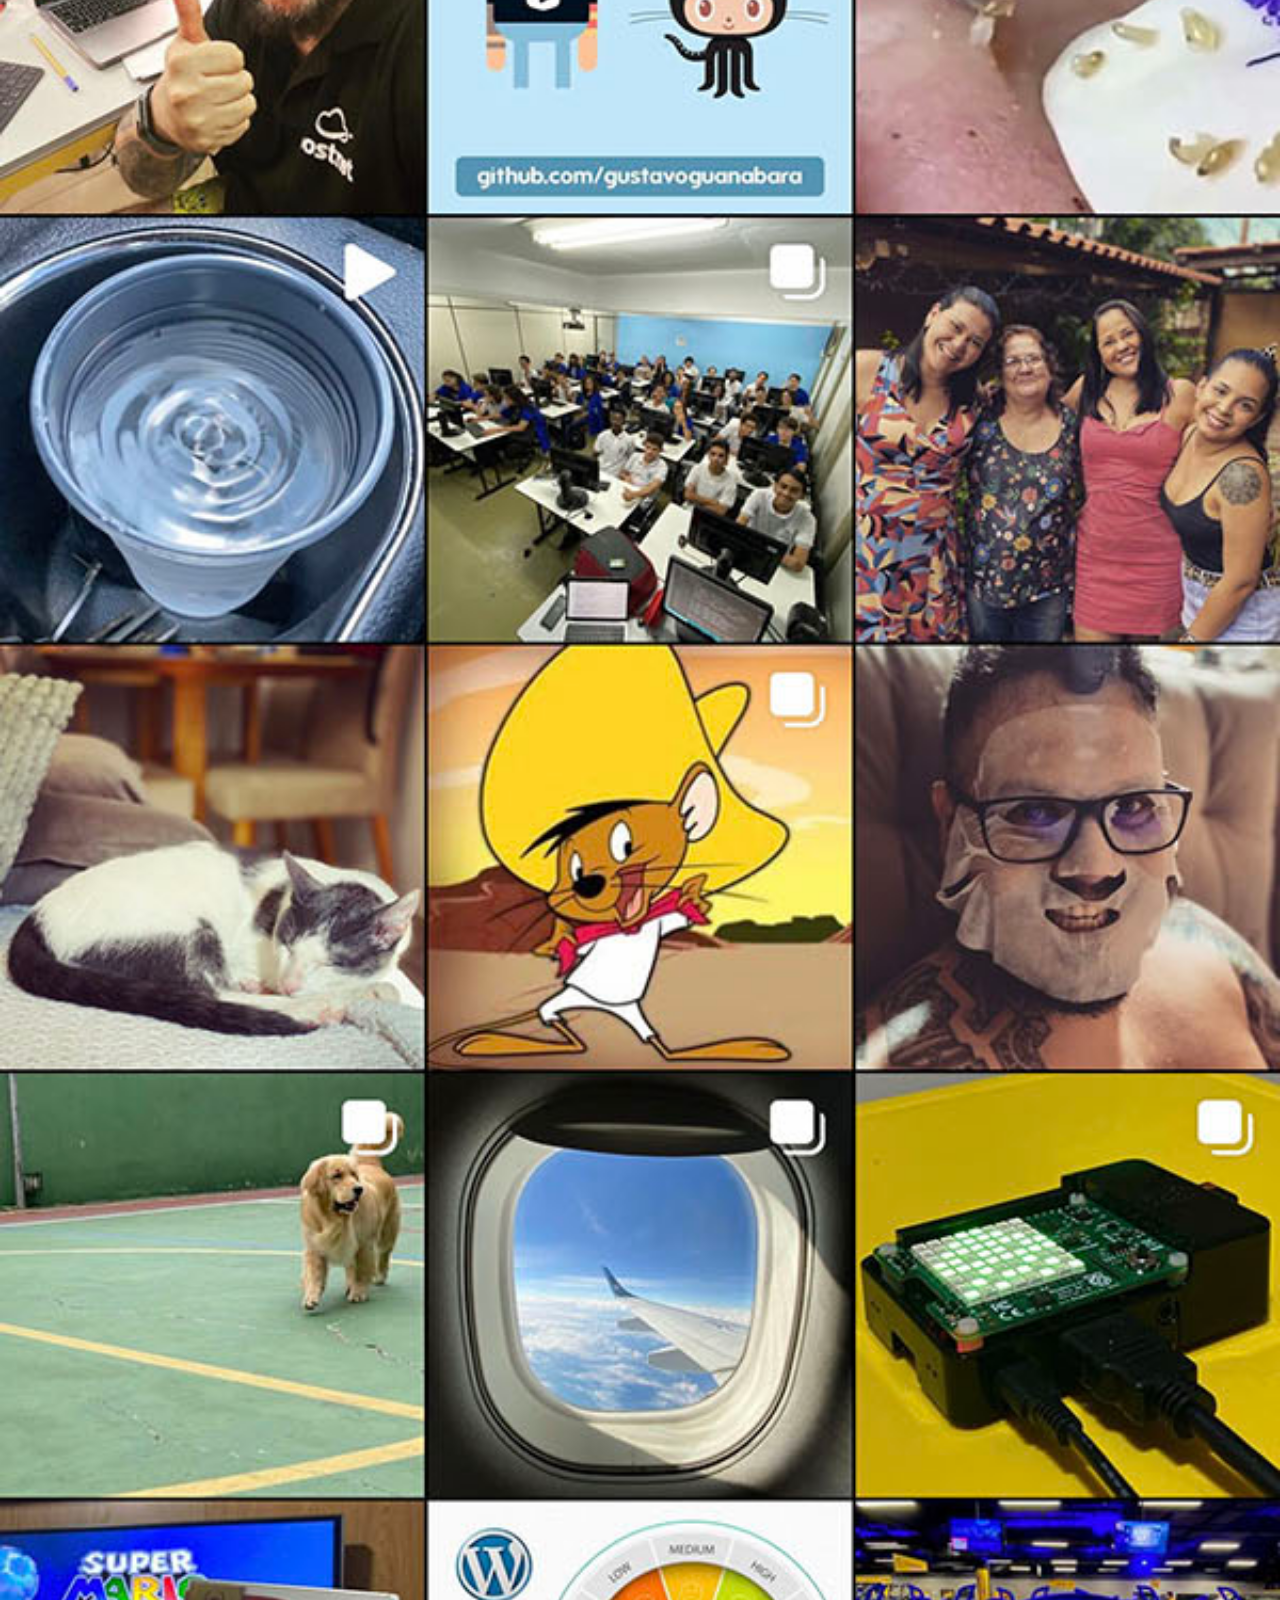
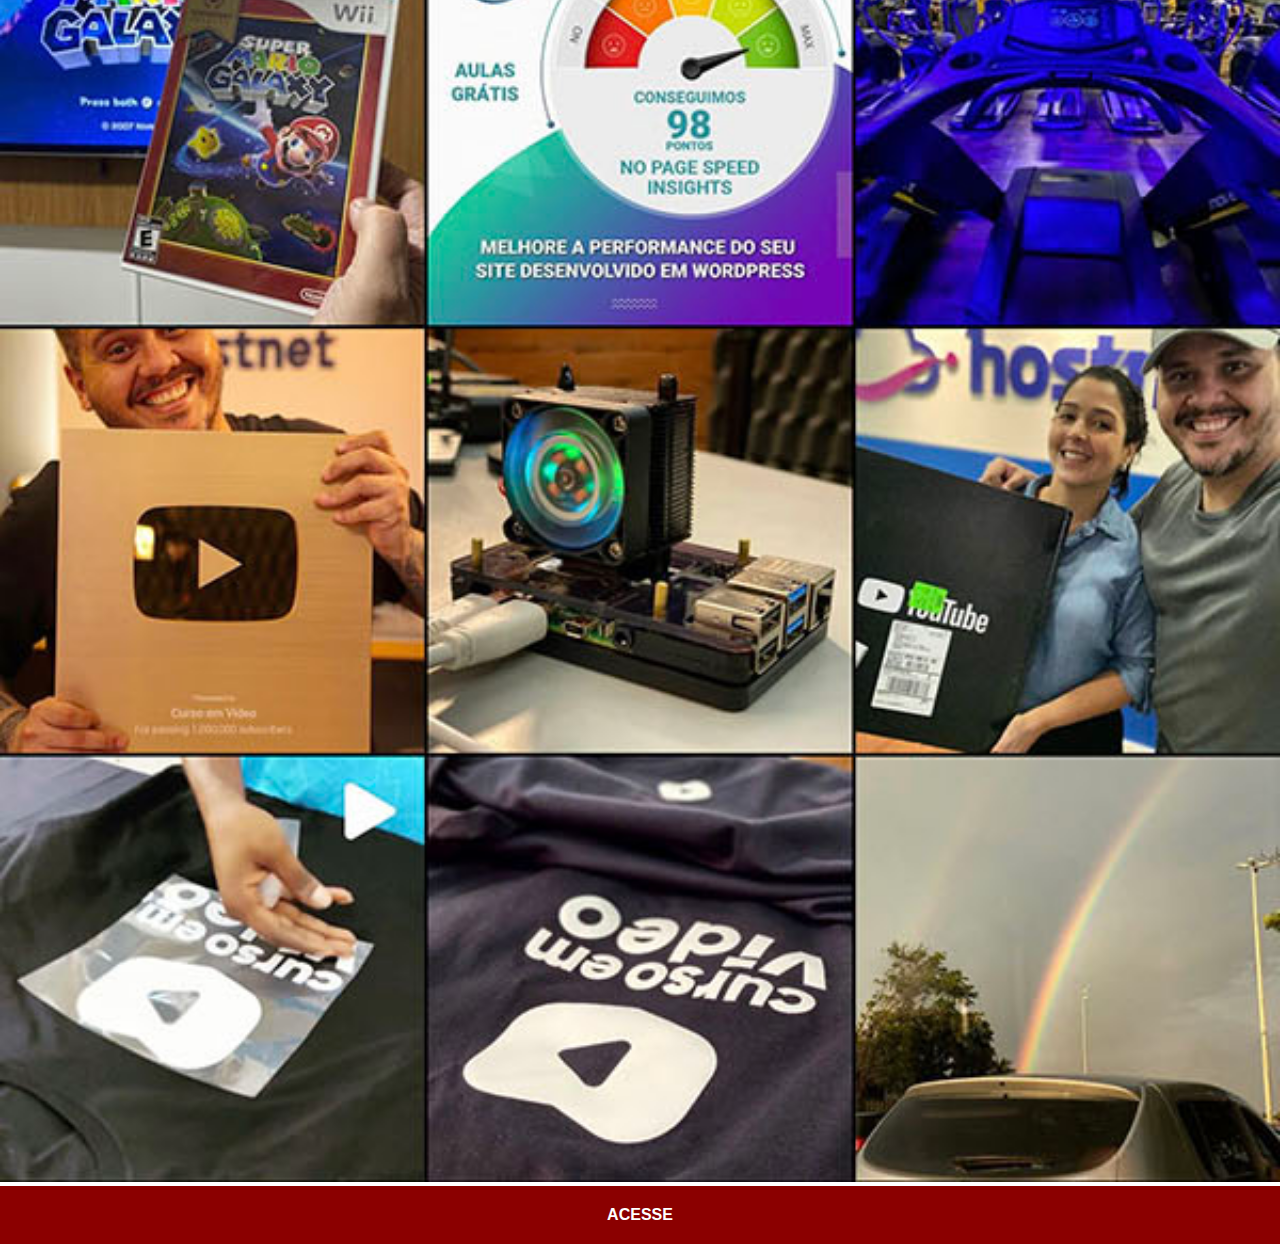
<file: instagram.html>
<!DOCTYPE html>
<html lang="pt-br">
<head>
    <meta charset="UTF-8">
    <meta http-equiv="X-UA-Compatible" content="IE=edge">
    <meta name="viewport" content="width=device-width, initial-scale=1.0">
    <link rel="stylesheet" href="estilo/social.css">
    <title>Instagram</title>
</head>
<body>
    <img src="imagens/tela-instagram.jpg" alt="Instagram">
    <a href="https://www.instagram.com/gustavoguanabara/" target="_blank">ACESSE</a>
</body>
</html>
</file>
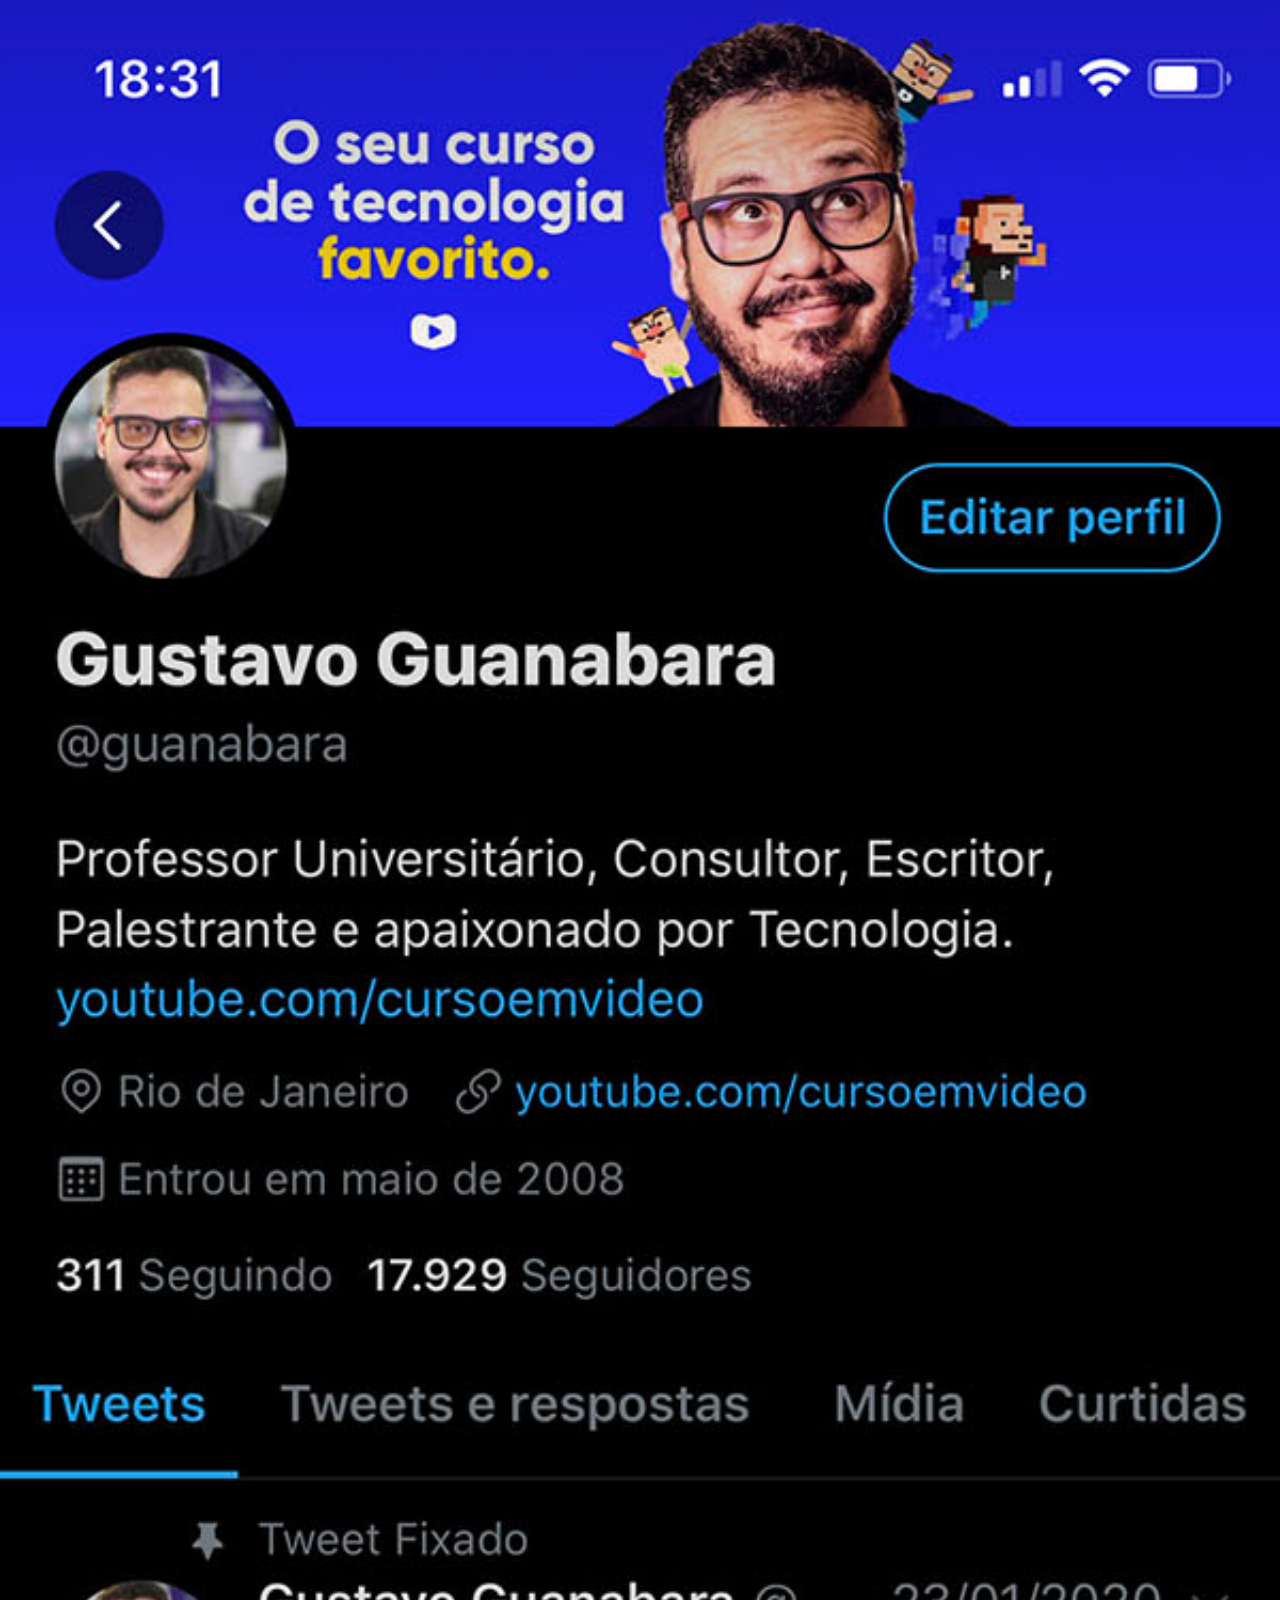
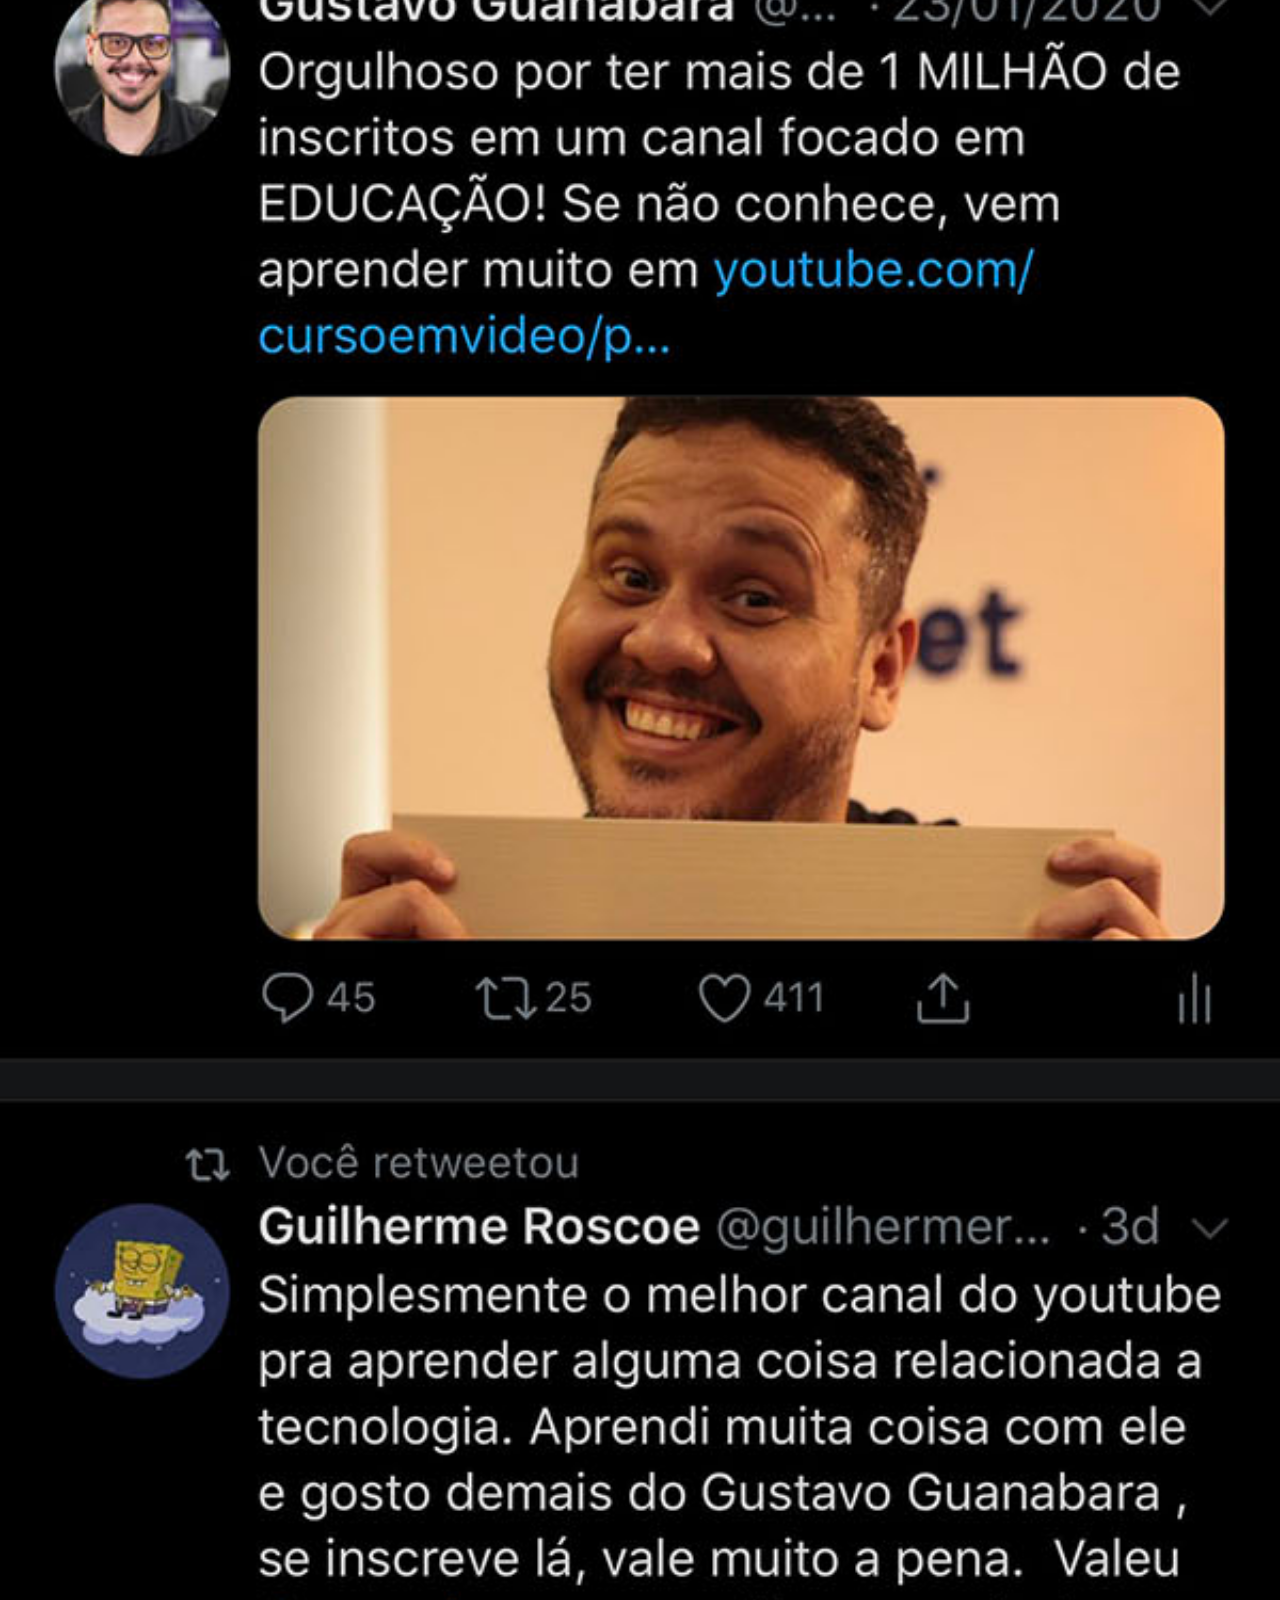
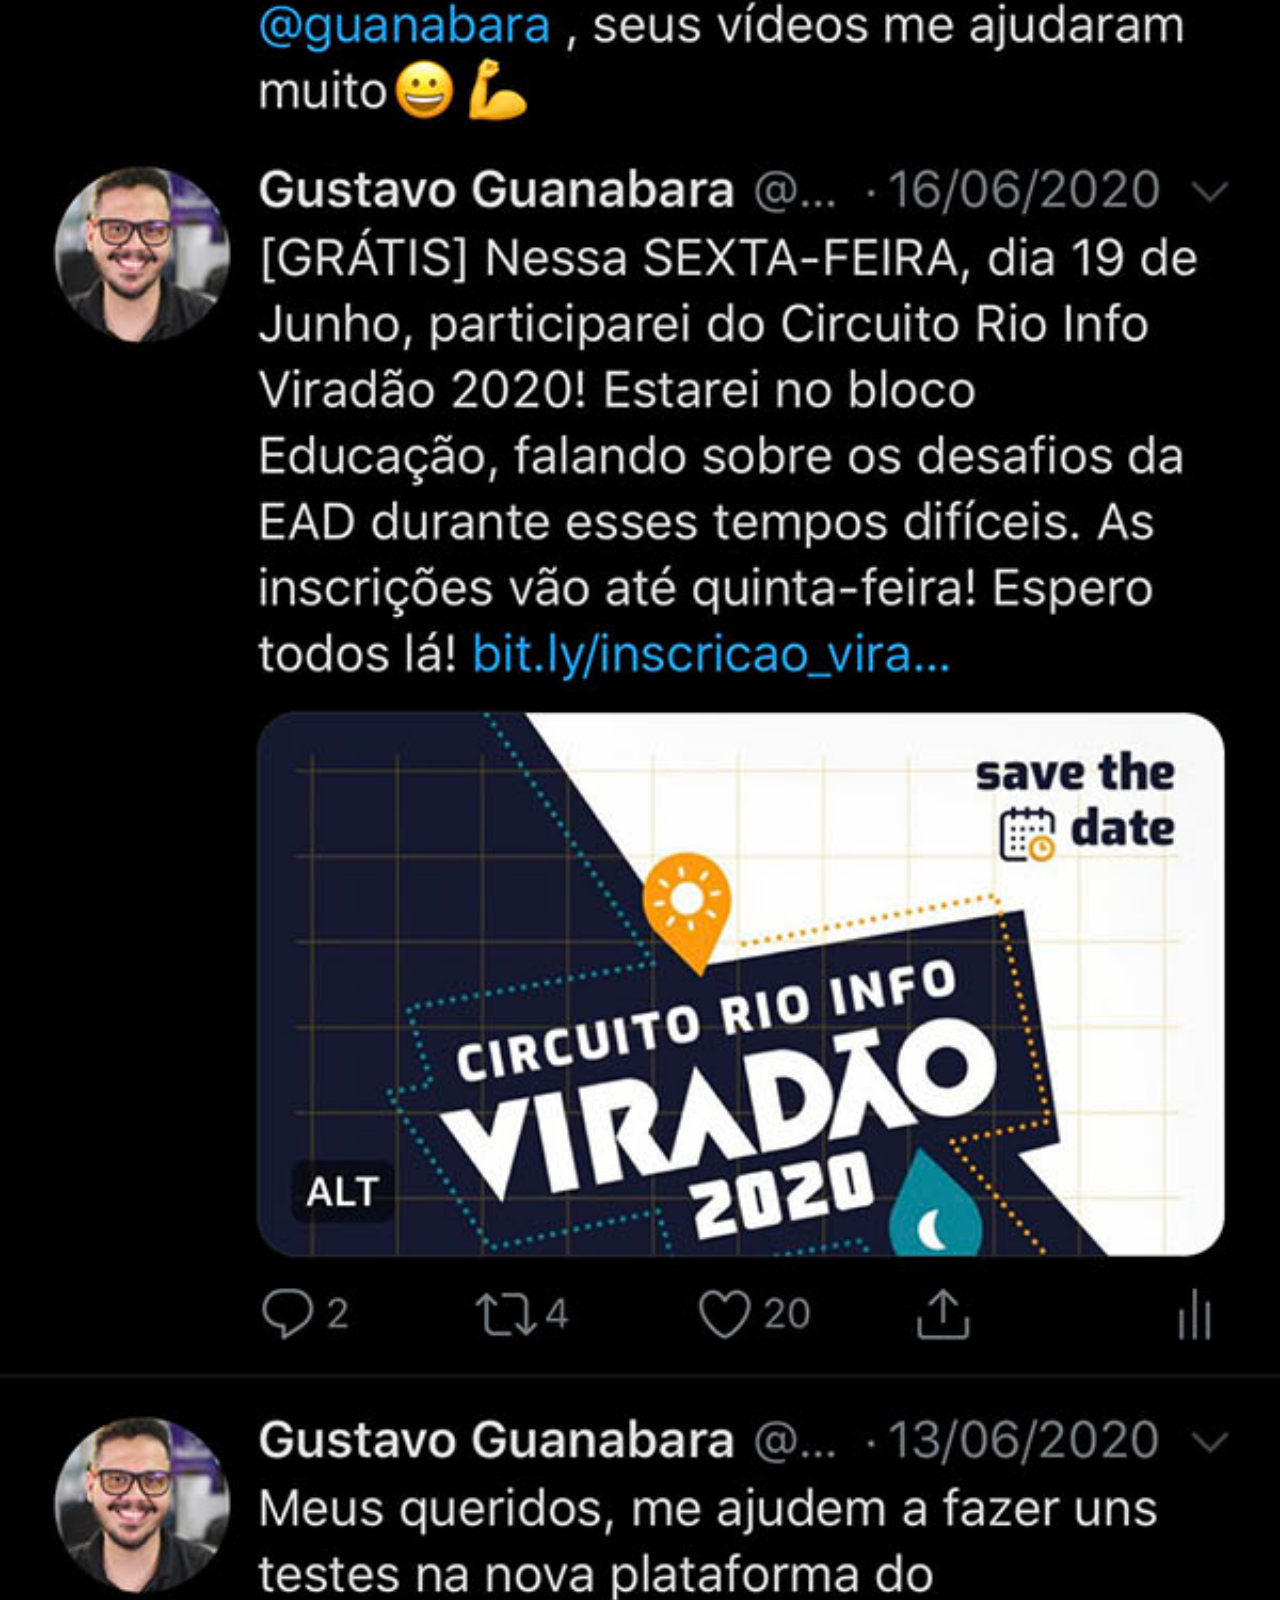
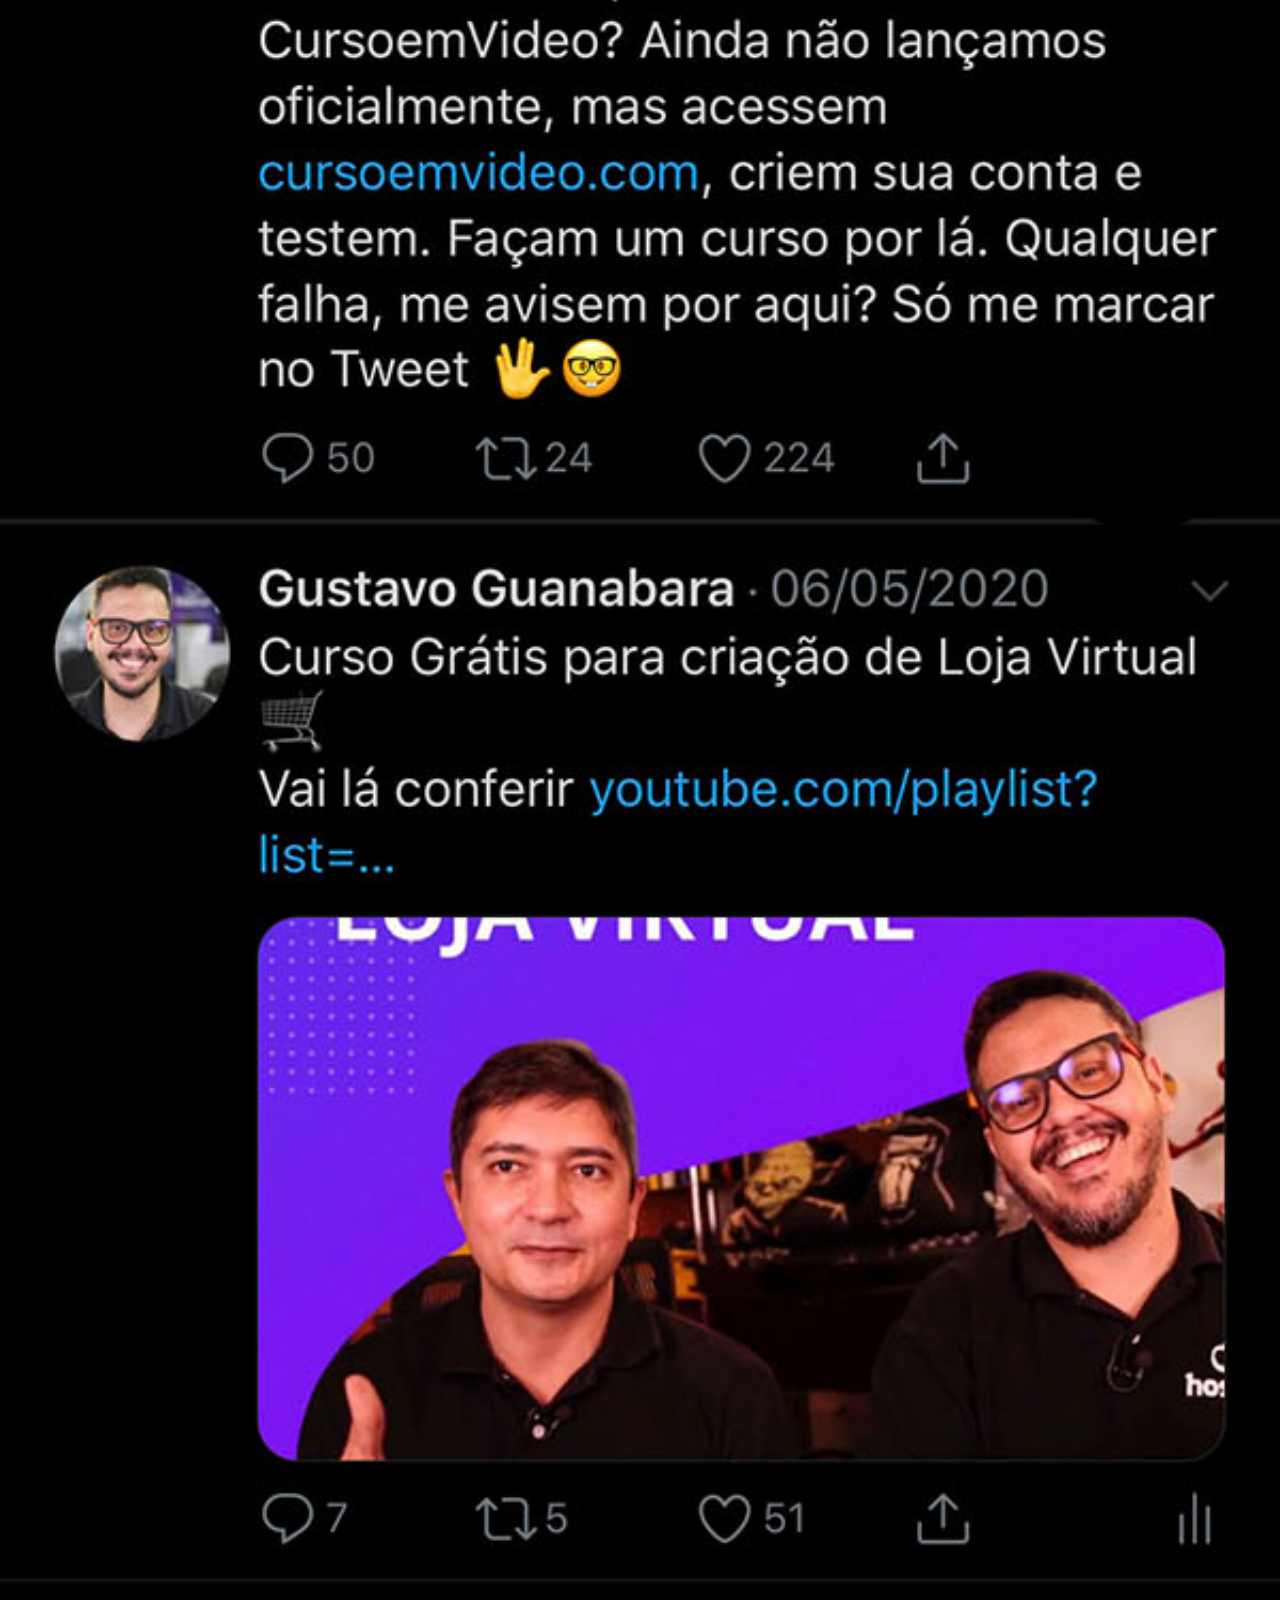
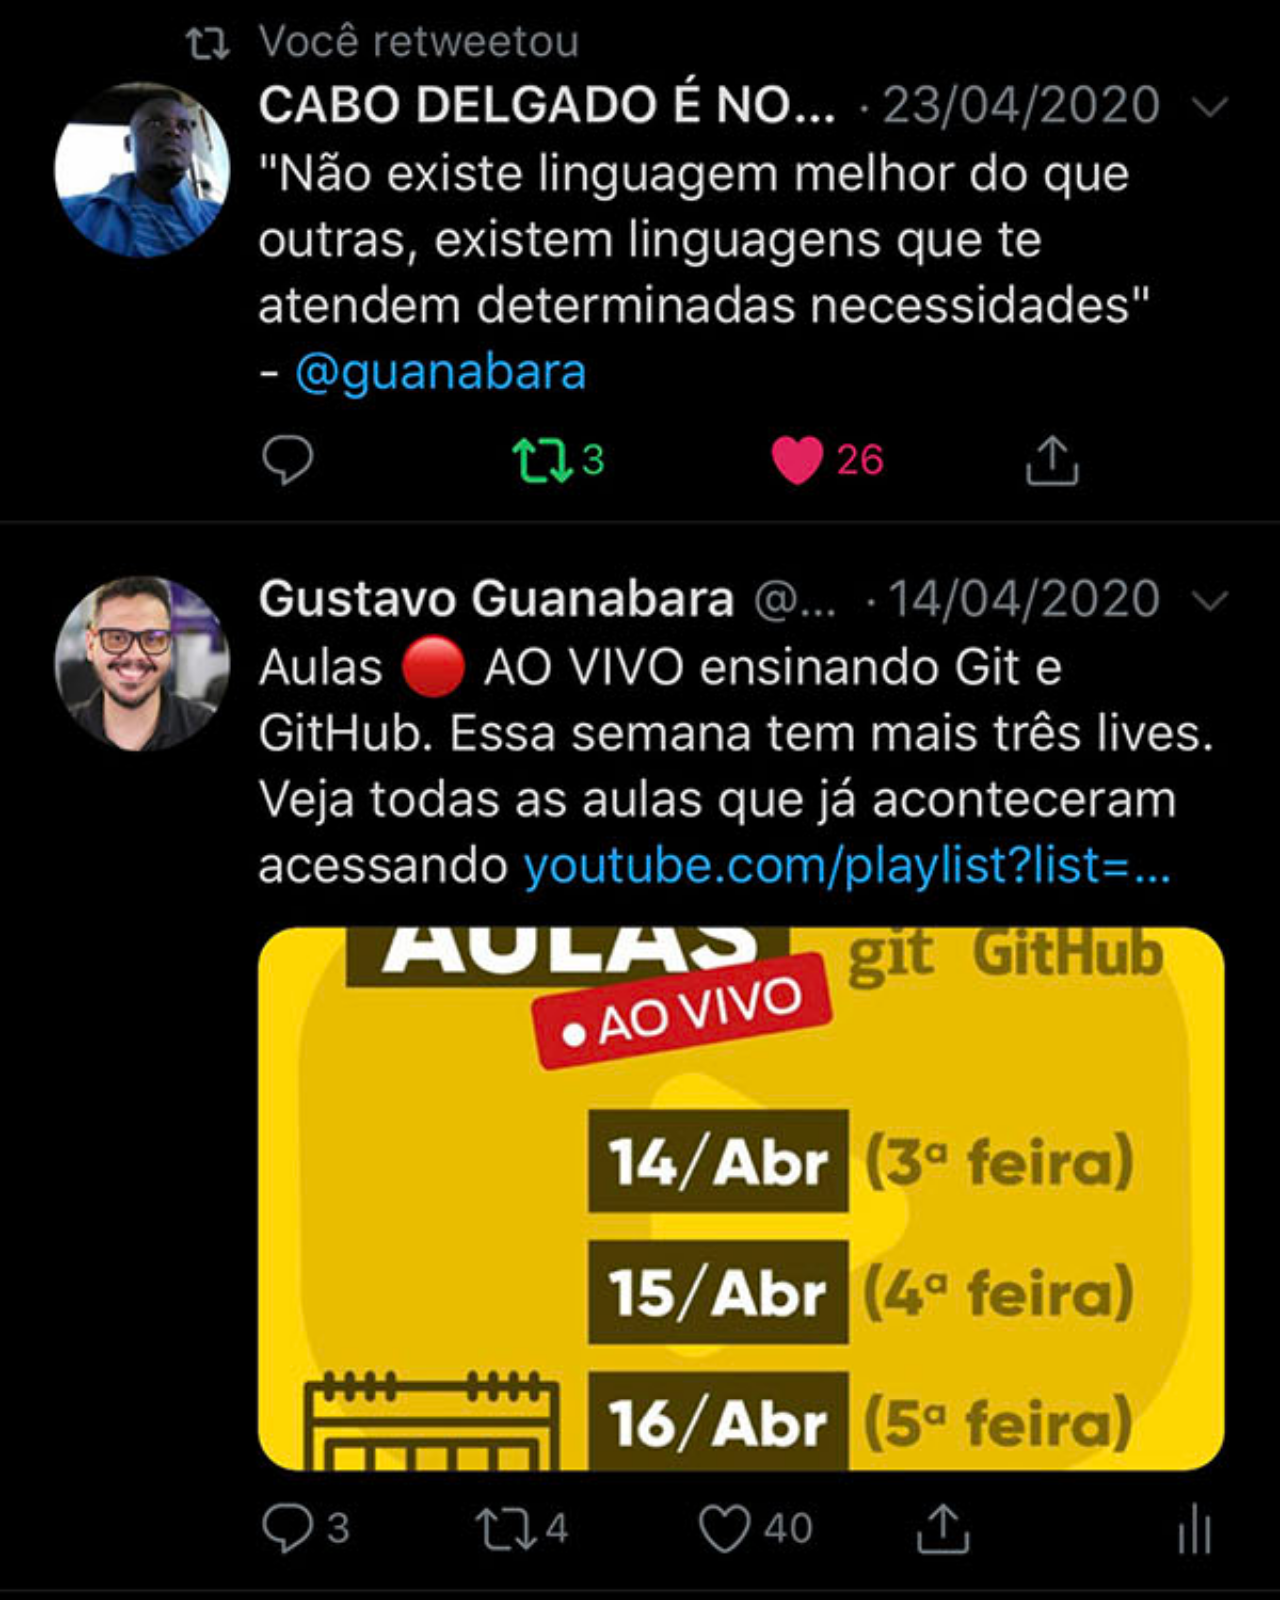
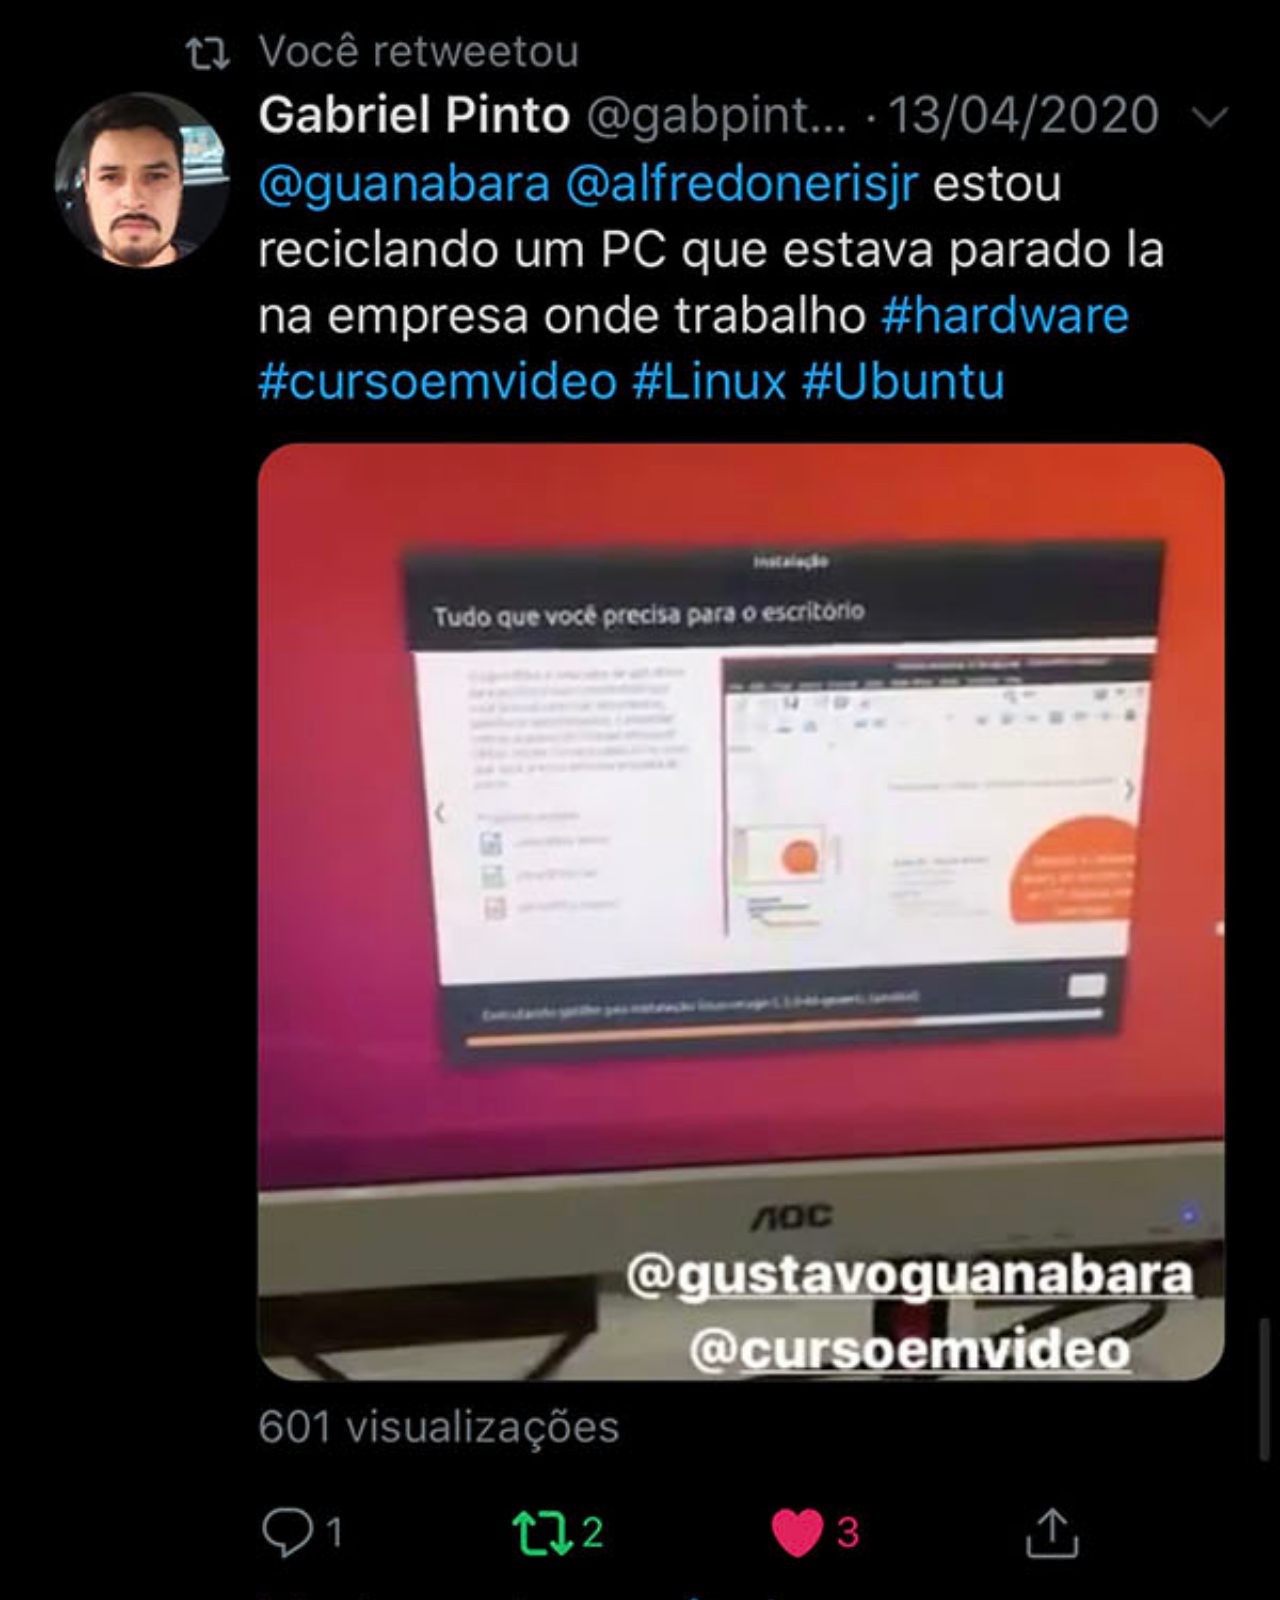
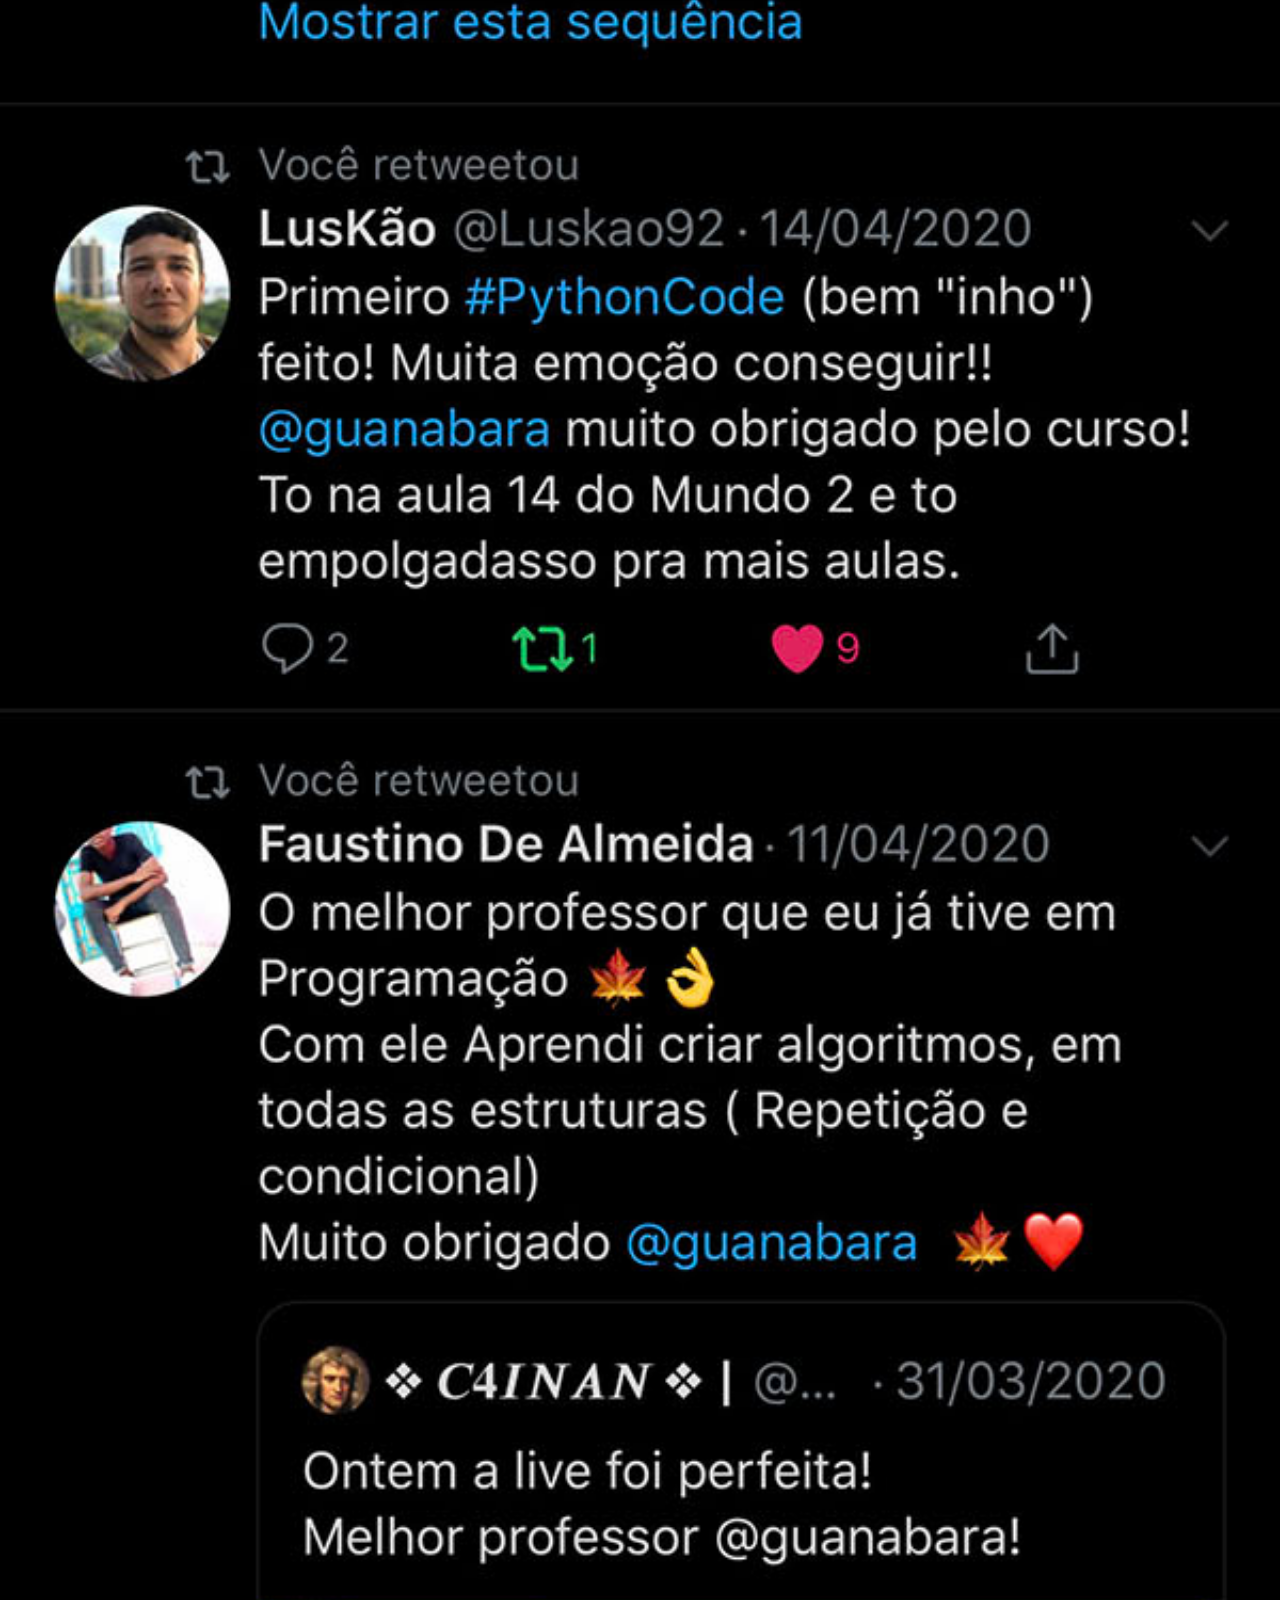
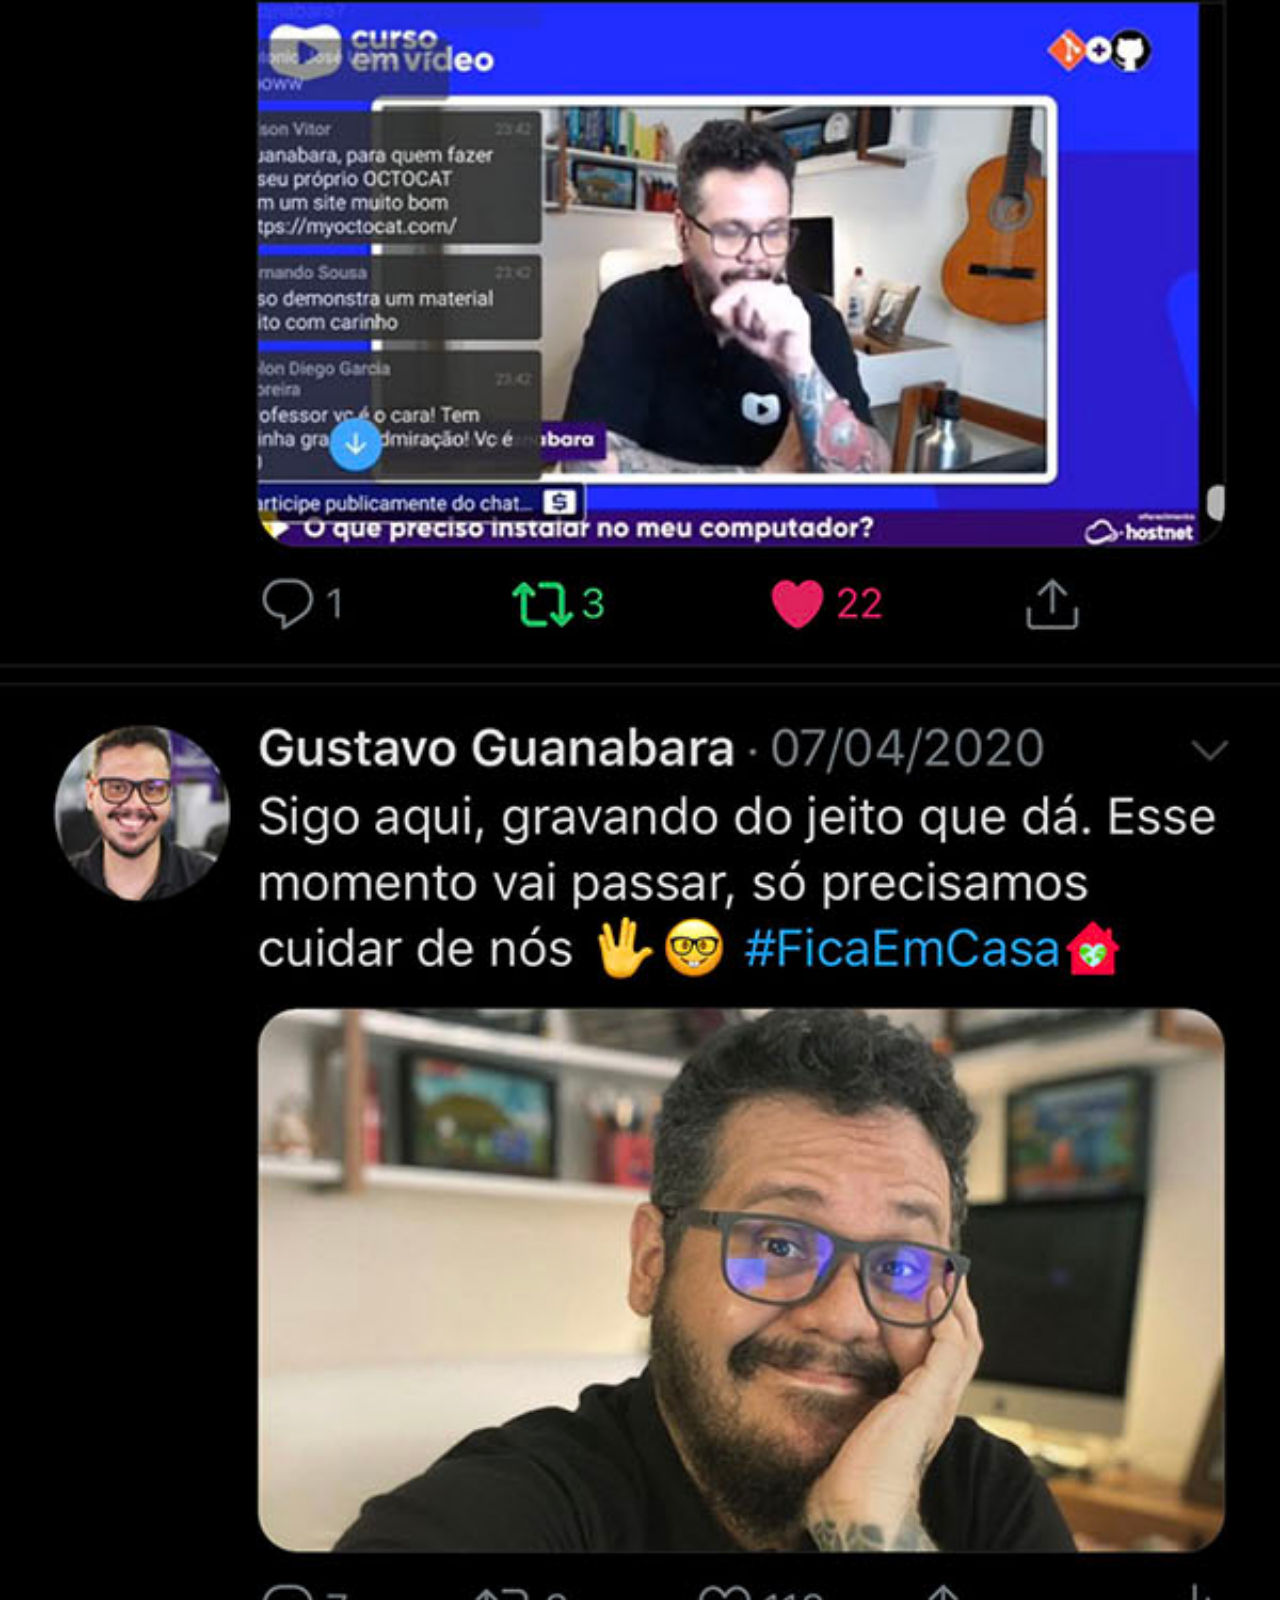
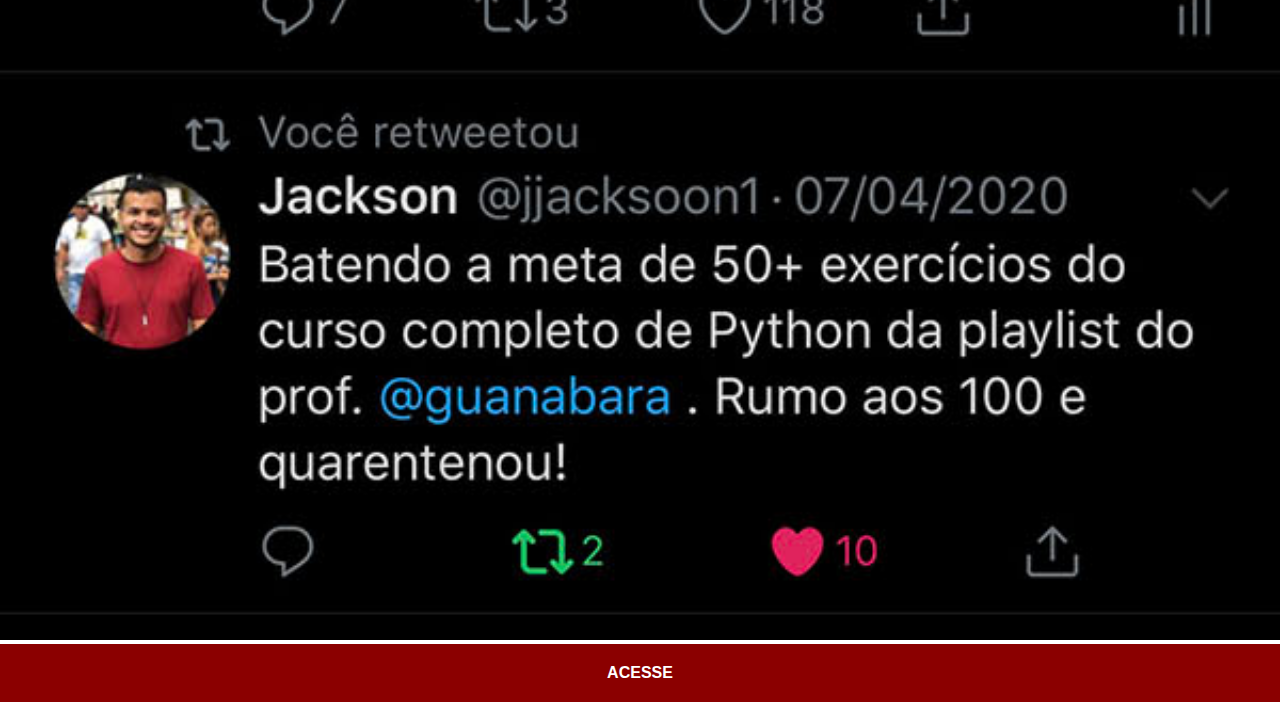
<file: twitter.html>
<!DOCTYPE html>
<html lang="pt-br">
<head>
    <meta charset="UTF-8">
    <meta http-equiv="X-UA-Compatible" content="IE=edge">
    <meta name="viewport" content="width=device-width, initial-scale=1.0">
    <link rel="stylesheet" href="estilo/social.css">
    <title>Twitter</title>
</head>
<body>
    <img src="imagens/tela-twitter.jpg" alt="Twitter">
    <a href="https://twitter.com/guanabara?ref_src=twsrc%5Egoogle%7Ctwcamp%5Eserp%7Ctwgr%5Eauthor" target="blank">ACESSE</a>
</body>
</html>
</file>
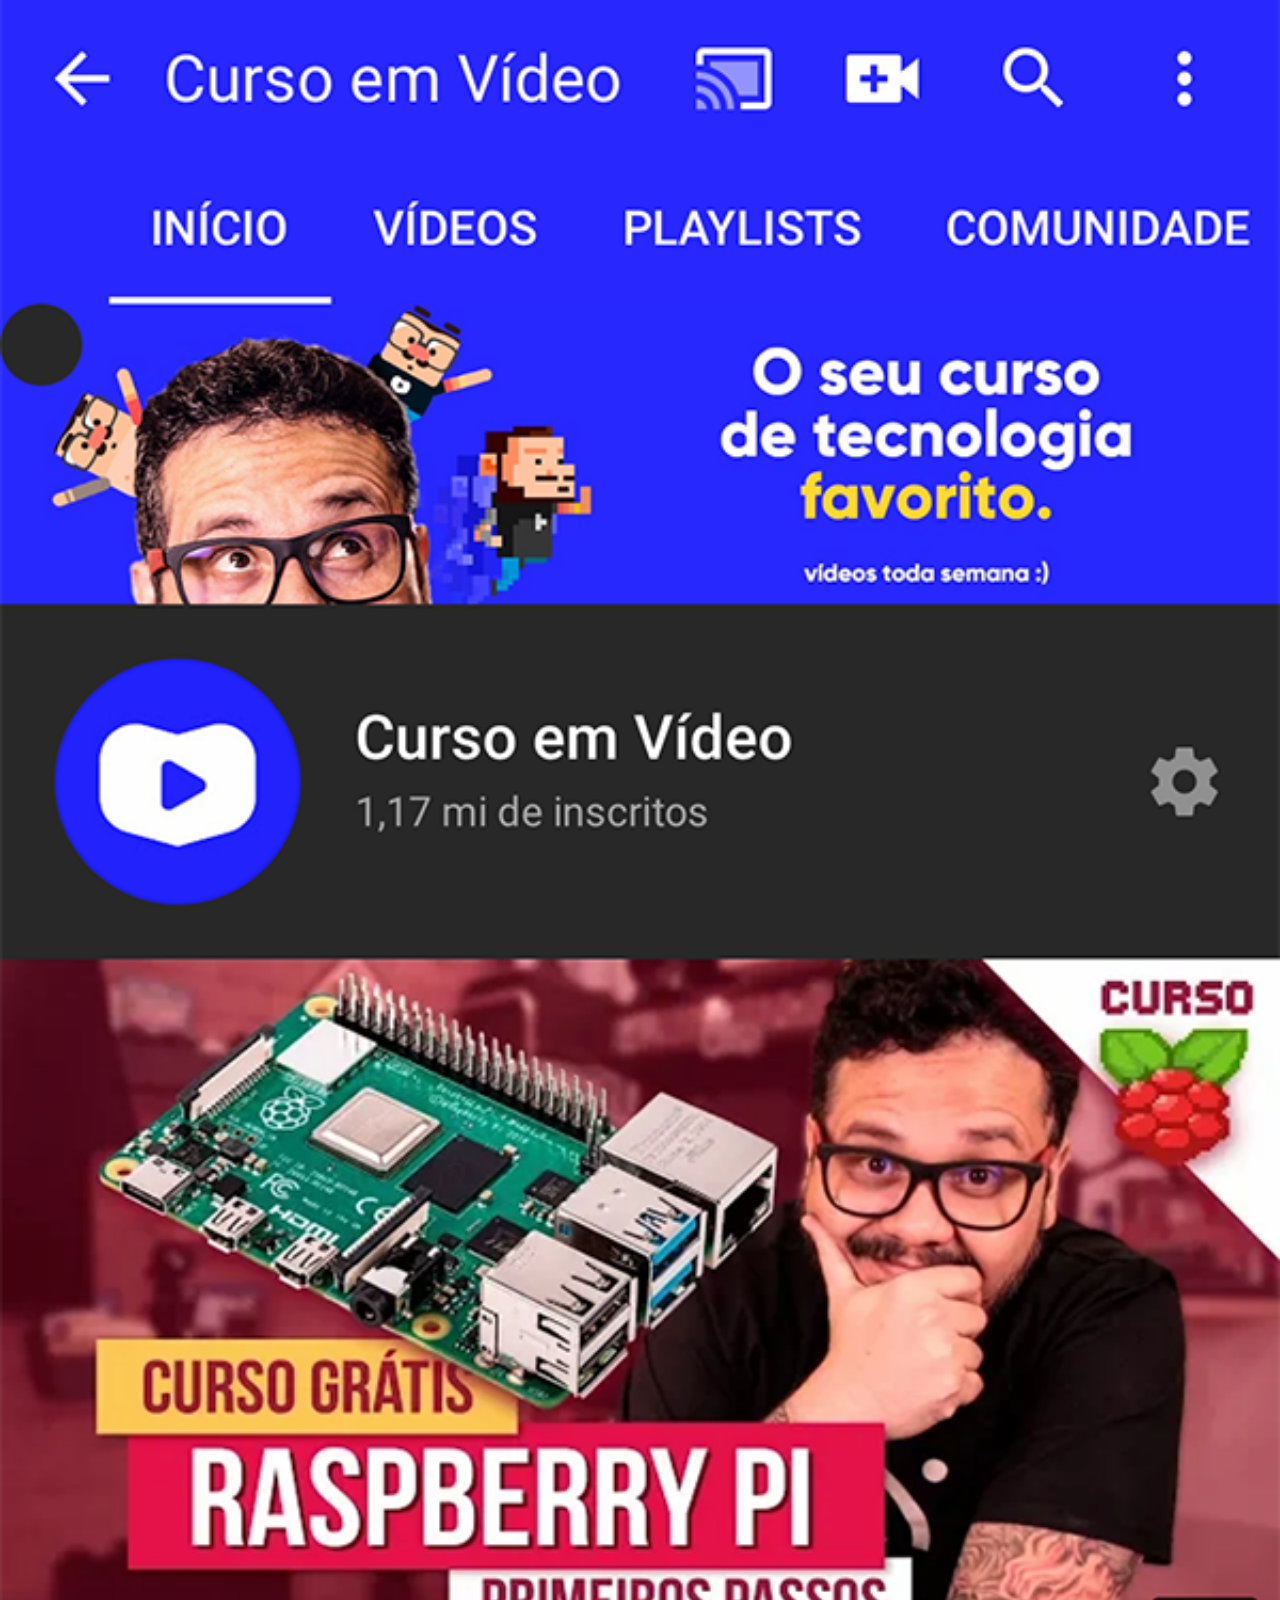
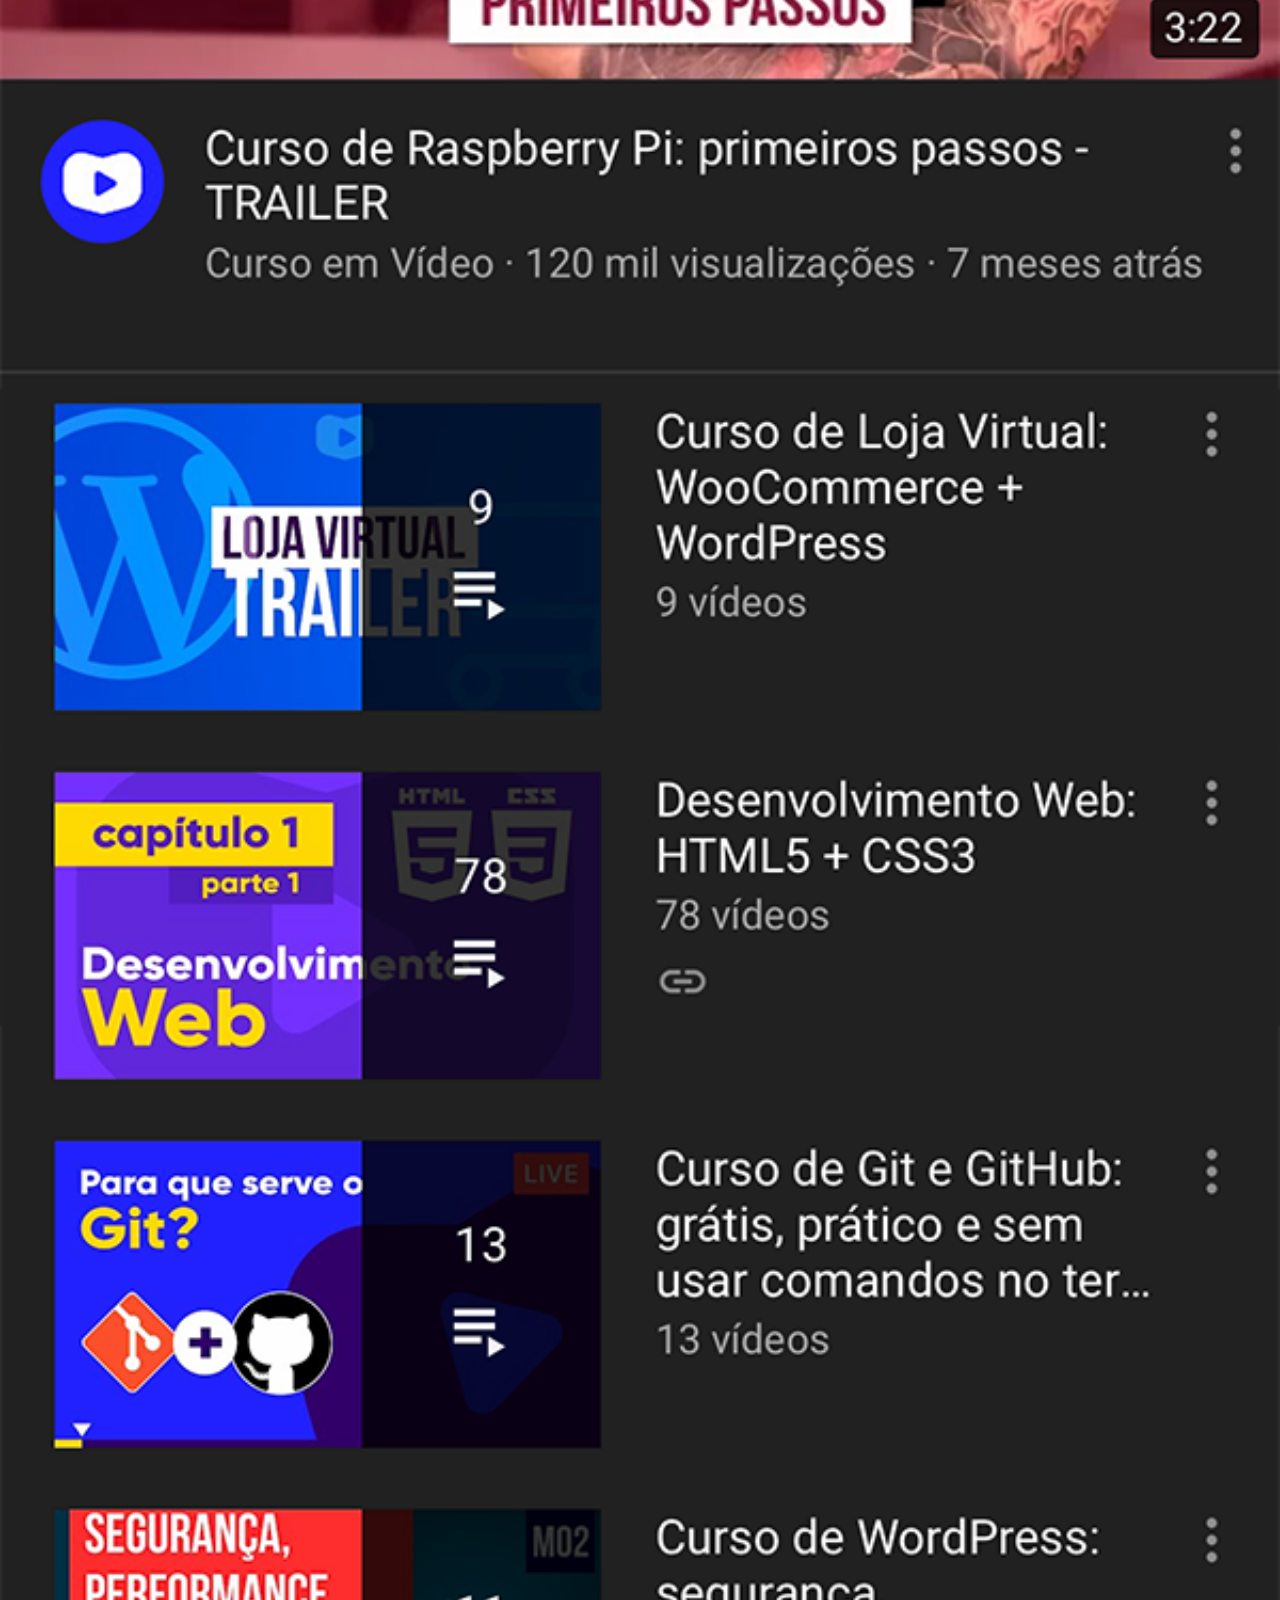
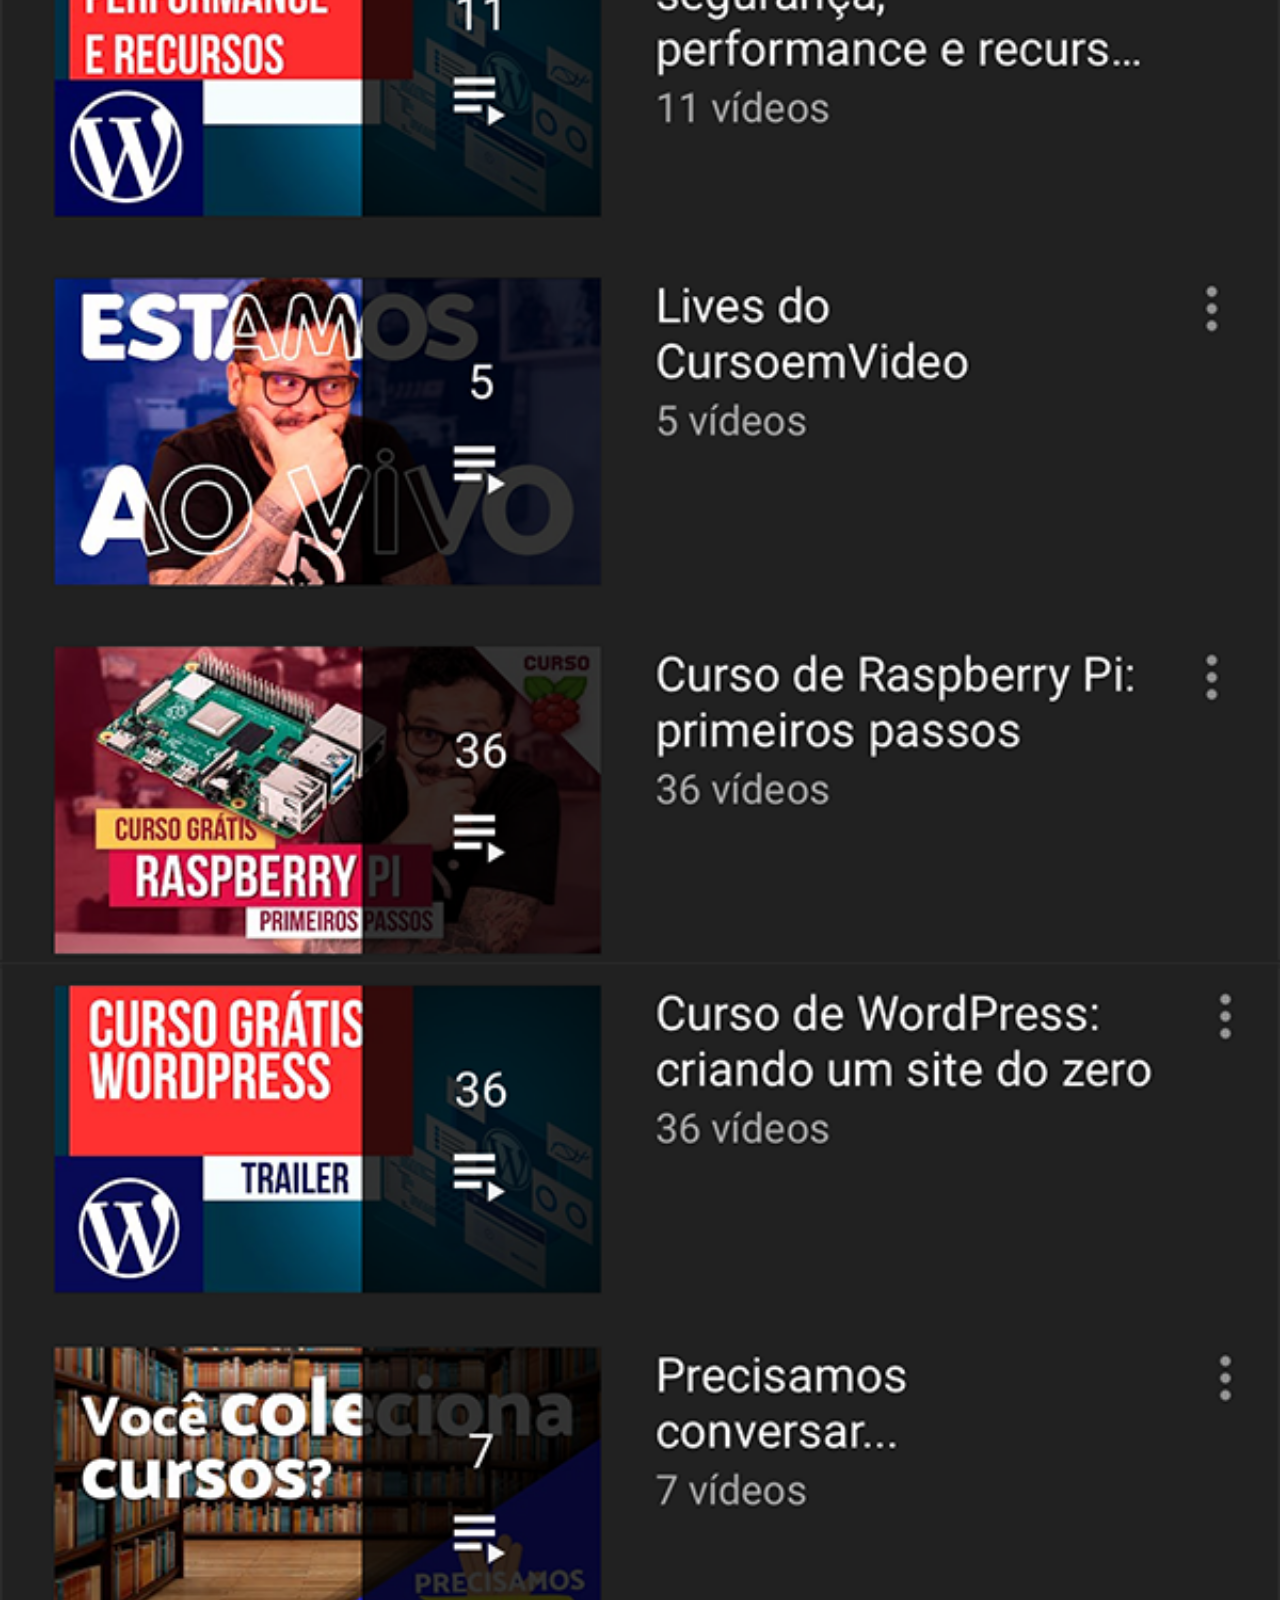
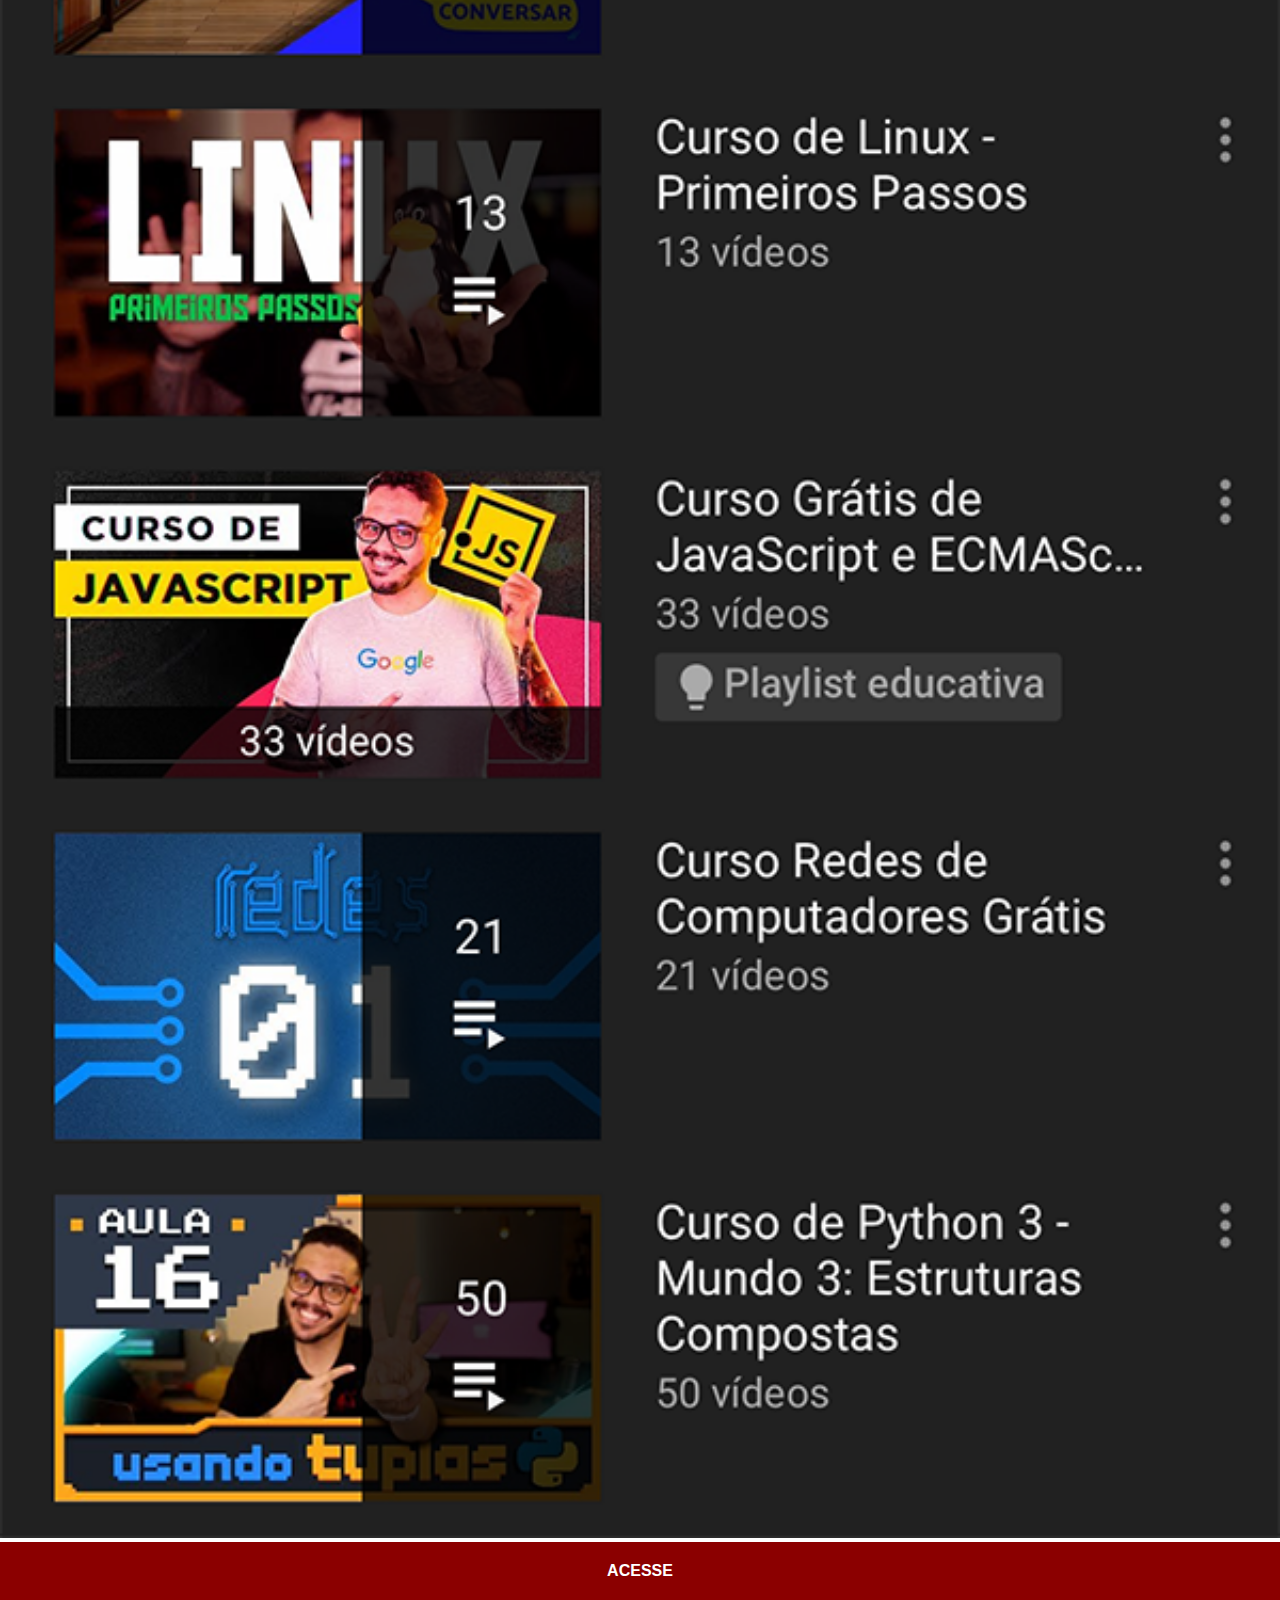
<file: youtube.html>
<!DOCTYPE html>
<html lang="pt-br">
<head>
    <meta charset="UTF-8">
    <meta http-equiv="X-UA-Compatible" content="IE=edge">
    <meta name="viewport" content="width=device-width, initial-scale=1.0">
    <link rel="stylesheet" href="estilo/social.css">
    <title>YouTube</title>
   
</head>
<body>
    <img src="imagens/tela-youtube.png" alt="YouTube">
    <a href="https://www.youtube.com/@CursoemVideo/playlists" target="_blank">ACESSE</a>
</body>
</html>
</file>
<file: estilo/style.css>
@charset "UTF-8";

*{
    margin: 0px;
    padding: 0px;
    font-family: Arial, Helvetica, sans-serif;
}

html, body{
    height: 100vh;
    width: 100vw;
    background-color: black;
}

body{
    background: url(../imagens/fundo-madeira.jpg) no-repeat top center;
    background-size: cover;
    background-attachment: fixed;
}

main{
    position: relative;
    height: 100vh;
    

}

section#telefone{
    position: absolute;
    background: url(../imagens/frame-iphone.png) no-repeat;
    height: 627px;
    width: 311px;
    left: 50%;
    top: 50%;
    transform: translate(-50%, -50%);
}

iframe#tela{
    position: relative;
    top: 80px;
    left: 22px;
    width: 267px;
    height: 471px;
}

section#redes-sociais{
    text-align: right;
}

section#redes-sociais img{
    width: 50px;
    margin: 10px;
    border-radius: 50%;
    box-shadow: 2px 2px 2px rgba(0, 0, 0, 0.400);
    box-sizing: border-box;
}

section#redes-sociais img:hover{
    border: 2px solid rgba(255, 255, 255, 0.637);
    transform: translate(-10px, -10px);
    box-shadow: 5px 5px 10px rgba(0, 0, 0, 0.623);
    transition: transform 0.4s, border 0.8s;
}
</file>
<file: estilo/social.css>
@charset "UTF-8";

*{
    margin: 0px;
    padding: 0px;
    font-family: Arial, Helvetica, sans-serif;
}

::-webkit-scrollbar{
    width: 0px;
    height: 0px;
}

img{
    width: 100vw;
}

a{
    display: block;
    background-color: darkred;
    color: white;
    padding: 20px;
    text-align: center;
    font-weight: bolder;
    text-decoration: none;
}

a:hover{
    background-color: red;
    
}
</file>
